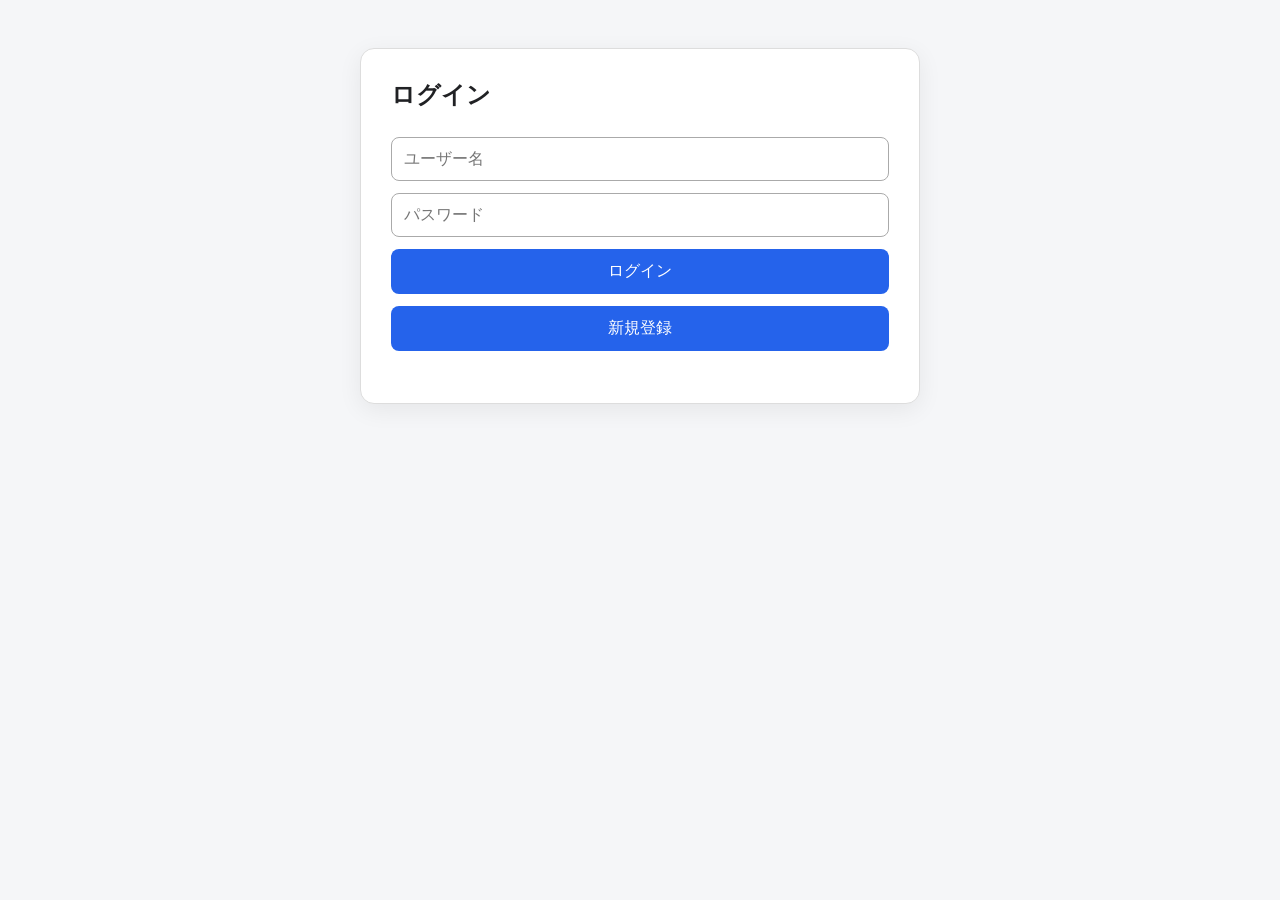
<file: web-app/index.html>
<!doctype html>
<html lang="ja">
<head>
    <meta charset="UTF-8">
    <meta name="viewport" content="width=device-width, initial-scale=1">
    <title>卒研 Web版</title>
    <link rel="stylesheet" href="style.css">
</head>
<body>
<main>
    <nav id="appNavigation" aria-label="メインメニュー" hidden>
        <button onclick="show('home')" data-screen="home">ホーム</button>
        <button onclick="show('chatScreen')" data-screen="chatScreen">チャット</button>
        <button onclick="show('calendarScreen')" data-screen="calendarScreen">カレンダー</button>
        <button onclick="show('aiScreen')" data-screen="aiScreen">AI予定候補</button>
        <button class="logout" onclick="logout()">ログアウト</button>
    </nav>
    <!-- ログイン画面 -->
    <section id="login" hidden>
        <h1>ログイン</h1>

        <input id="user" placeholder="ユーザー名">
        <input id="pass" type="password" placeholder="パスワード">

        <button onclick="login()">ログイン</button>
        <button onclick="show('register')">新規登録</button>

        <p id="loginMsg"></p>
    </section>

    <!-- 新規登録画面 -->
    <section id="register" hidden>
        <h1>新規登録</h1>

        <input id="ruser" placeholder="ユーザー名">
        <input id="rpass" type="password" placeholder="パスワード">

        <button onclick="register()">登録</button>
        <button onclick="show('login')">ログイン画面に戻る</button>

        <p id="registerMsg"></p>
    </section>


    <section id="sessionCheck" hidden>
        <h1 tabindex="-1">ログイン状態の確認</h1>
        <p id="sessionMessage" role="status">サーバーに確認しています...</p>
        <button id="sessionRetry" onclick="verifySession()" hidden>再接続する</button>
        <button onclick="logout()">ログイン画面に戻る</button>
    </section>

    <section id="home" hidden>
        <h1 tabindex="-1">ホーム</h1>
        <p>ログイン中: <b id="who"></b></p>
        <p>使いたい機能を選んでください。</p>
        <div class="home-menu">
            <button onclick="show('chatScreen')">チャット<span>メッセージを送る・読む</span></button>
            <button onclick="show('calendarScreen')">カレンダー<span>予定を確認する・手動で登録する</span></button>
            <button onclick="show('aiScreen')">AI予定候補<span>文章から予定を抽出して確認・登録する</span></button>
        </div>
    </section>

    <div id="calendarContext" class="calendar-context" hidden>
        <label for="calendarSelect">使用するカレンダー</label>
        <select id="calendarSelect" onchange="loadEvents()">
            <option value="">カレンダーを選択してください</option>
        </select>
        <button onclick="loadCalendars()">カレンダー一覧を更新</button>
        <p id="status" role="status"></p>
    </div>

    <section id="chatScreen" hidden>
        <h1 tabindex="-1">チャット</h1>
        <label for="chat">メッセージ</label>
        <input id="chat" placeholder="メッセージ">
        <button onclick="sendMessage()">メッセージ送信</button>
        <button onclick="getMessages()">メッセージ取得</button>
        <p id="chatStatus" role="status"></p>
        <div id="messages"></div>
        <button class="back-home" onclick="show('home')">ホームへ戻る</button>
    </section>

    <section id="calendarScreen" hidden>
        <h1 tabindex="-1">カレンダー</h1>
        <button onclick="createCalendar()">カレンダー作成</button>
        <button onclick="getCalendar()">カレンダー情報を取得</button>
        <div class="month-toolbar">
            <button type="button" onclick="changeCalendarMonth(-1)" aria-label="前の月">‹</button>
            <h2 id="calendarMonth" aria-live="polite"></h2>
            <button type="button" onclick="changeCalendarMonth(1)" aria-label="次の月">›</button>
        </div>
        <div class="calendar-actions">
            <button type="button" onclick="showCalendarToday()">今日</button>
            <button type="button" onclick="showAllCalendarEvents()">すべての予定</button>
            <button type="button" onclick="loadEvents()">予定を更新</button>
        </div>
        <p class="calendar-help">日付を選ぶと、その日の予定を表示します。日時は日本時間です。</p>
        <table id="monthCalendar" aria-labelledby="calendarMonth">
            <thead><tr><th scope="col">日</th><th scope="col">月</th><th scope="col">火</th><th scope="col">水</th><th scope="col">木</th><th scope="col">金</th><th scope="col">土</th></tr></thead>
            <tbody id="calendarDays"></tbody>
        </table>
        <h3 id="eventListHeading">選択した日の予定</h3>
        <p id="eventsStatus" role="status">カレンダーを選択してください</p>
        <ul id="eventList"></ul>

        <h3>予定を手動で登録</h3>
        <form id="eventForm" onsubmit="event.preventDefault(); window.createEvent();">
            <p>開始・終了日時は日本時間で入力してください。</p>
            <label for="manualTitle">タイトル（必須）</label>
            <input id="manualTitle" type="text" required>
            <label for="manualStart">開始日時（必須・日本時間）</label>
            <input id="manualStart" type="datetime-local" step="60" required>
            <label for="manualEnd">終了日時（必須・日本時間）</label>
            <input id="manualEnd" type="datetime-local" step="60" required>
            <label for="manualLocation">場所（任意）</label>
            <input id="manualLocation" type="text">
            <label for="manualDescription">説明（任意）</label>
            <textarea id="manualDescription" rows="3"></textarea>
            <button id="createEventButton" type="submit">予定を登録</button>
            <p id="manualEventStatus" role="status"></p>
        </form>

        <button onclick="show('aiScreen')">AIで予定を抽出する</button>
        <button class="back-home" onclick="show('home')">ホームへ戻る</button>
    </section>

    <section id="aiScreen" hidden>
        <h1 tabindex="-1">AI予定候補</h1>
        <p>文章から予定を抽出し、内容と登録先を確認して登録します。</p>
        <label for="eventText">予定が書かれた文章</label>
        <textarea
            id="eventText"
            placeholder="例：明日の14時から16時まで図書館で勉強する"
            rows="4"
        ></textarea>

        <button onclick="extractEvents()">
            AIで予定を抽出
        </button>

        <h3>抽出結果</h3>
        <div id="extractResult"></div>


        <button onclick="show('calendarScreen')">カレンダーで予定一覧を確認</button>
        <button class="back-home" onclick="show('home')">ホームへ戻る</button>
    </section>
</main>
<script src="app.js"></script>
</body>
</html>
</file>
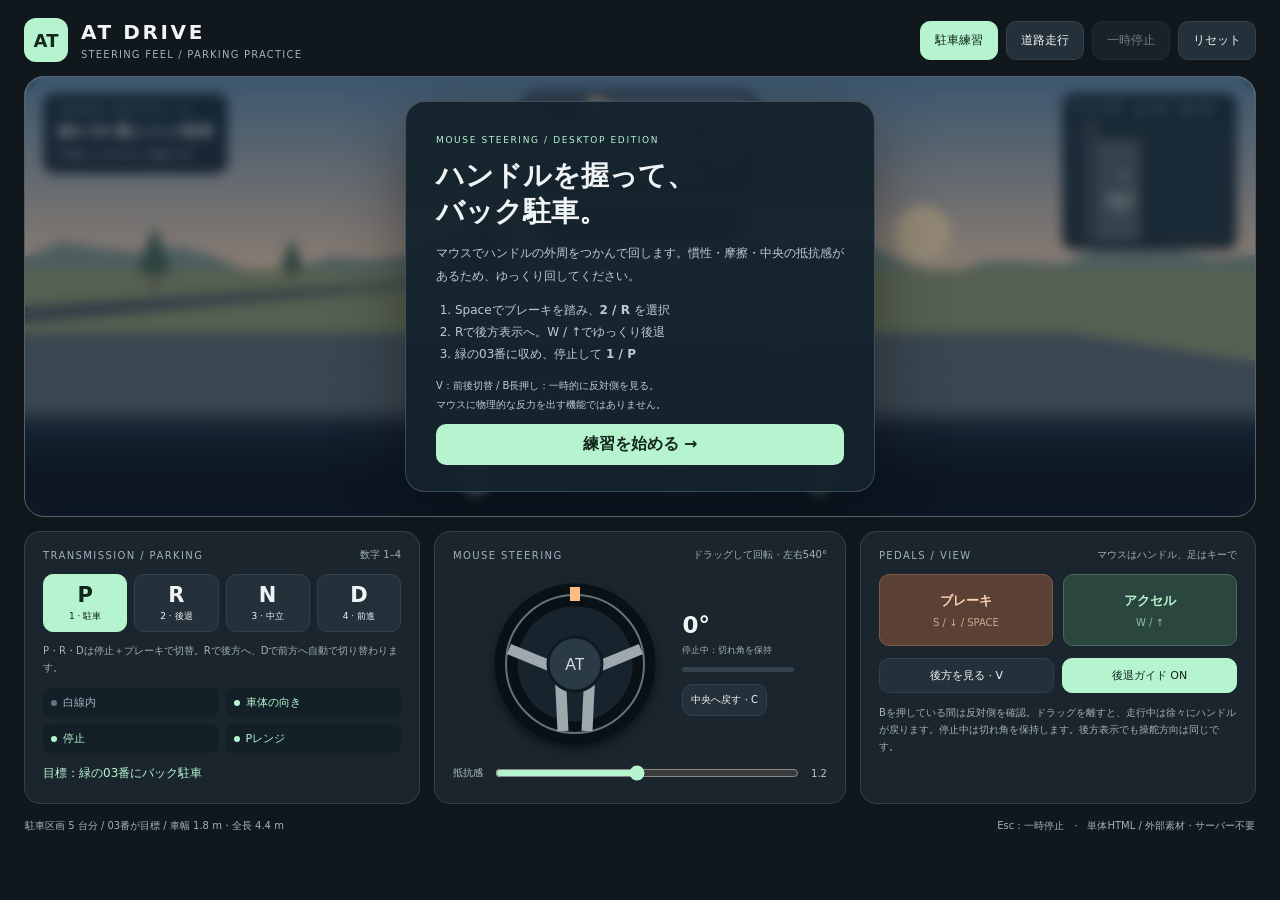
<file: at-drive-simulator.html>
<!doctype html>
<html lang="ja">
<head>
<meta charset="utf-8"><meta name="viewport" content="width=device-width,initial-scale=1">
<title>AT DRIVE — マウスハンドル・駐車練習</title>
<style>
:root{color-scheme:dark;--bg:#10171d;--panel:#1b252d;--line:#34414b;--mint:#b6f4d0;--orange:#ffbc82;--muted:#a4b1ba}*{box-sizing:border-box}body{margin:0;background:var(--bg);color:#f0f4f5;font-family:system-ui,-apple-system,"Yu Gothic",sans-serif;min-width:1000px}button,input{font:inherit}button{color:inherit;cursor:pointer;border:1px solid var(--line);background:#24313a;border-radius:10px;padding:10px 14px;user-select:none;white-space:nowrap}button:hover{border-color:#b6f4d080}button:focus-visible,input:focus-visible{outline:3px solid var(--orange);outline-offset:3px}button:disabled{opacity:.45;cursor:default}button[aria-pressed="true"]{background:var(--mint);color:#10251b;border-color:var(--mint)}[hidden]{display:none!important}.wrap{max-width:1360px;margin:auto;padding:18px 24px}.header{display:flex;justify-content:space-between;align-items:center;gap:20px;margin-bottom:14px}.brand{display:flex;align-items:center;gap:13px}.logo{display:grid;place-items:center;width:44px;height:44px;border-radius:12px;background:var(--mint);color:#14271d;font-size:18px;font-weight:900}.brand h1{font-size:20px;letter-spacing:.13em;margin:0}.brand p{color:var(--muted);font-size:10px;letter-spacing:.12em;margin:5px 0 0}.tools{display:flex;gap:8px}.tools button{font-size:12px}.scene{height:clamp(380px,49vh,550px);position:relative;isolation:isolate;border:1px solid #52616b;border-radius:20px;overflow:hidden;background:#899da7}#view{width:100%;height:100%;display:block}.hud{position:absolute;left:18px;right:18px;top:16px;display:flex;justify-content:space-between;align-items:start;pointer-events:none}.tag,.mini{background:#13232cde;border:1px solid #ffffff25;border-radius:12px;padding:11px 14px;backdrop-filter:blur(8px)}.tag small{display:block;font-size:9px;letter-spacing:.15em;color:#bfcdd4;margin-bottom:6px}.tag strong{font-size:14px}.tag p{font-size:10px;color:#bfcdd4;margin:7px 0 0}.mint{color:var(--mint)}.mirror{position:absolute;left:50%;top:16px;transform:translateX(-50%);width:230px;height:99px;border:5px solid #18232b;border-radius:11px;background:#728590;overflow:hidden;box-shadow:0 4px 12px #0007}.mirror canvas{display:block;width:100%;height:100%}.mirror span{position:absolute;left:8px;top:5px;background:#13222cc9;border-radius:4px;padding:3px 6px;font-size:9px}.mini{padding:8px;width:175px}.mini small{display:block;font-size:9px;letter-spacing:.13em;color:#c2cfd4;margin-bottom:4px}.mini canvas{display:block;width:157px;height:122px;border-radius:6px}.hint{position:absolute;left:50%;top:128px;transform:translateX(-50%);background:#14232de8;border:1px solid #ffffff25;color:#e9f1f4;border-radius:30px;padding:9px 17px;font-size:12px;max-width:64%;width:max-content;text-align:center;pointer-events:none}.hint.warn{border-color:#ffbc8270;color:var(--orange)}.cockpit{pointer-events:none;position:absolute;bottom:0;left:0;right:0;height:110px;background:linear-gradient(0deg,#101920 40%,#15212bdc 80%,transparent);display:flex;justify-content:center;align-items:flex-end;gap:45px;padding-bottom:13px}.speed-box{width:100px;text-align:center}.speed-box small,.cockpit-label small{font-size:9px;letter-spacing:.14em;color:var(--muted)}#speed{display:block;font-size:46px;font-weight:650;line-height:1.12;font-variant-numeric:tabular-nums}.cockpit-label{padding-bottom:8px;text-align:center}.cockpit-label strong{display:block;font-size:15px;margin-bottom:5px}.gear-box{width:60px;text-align:center}.gear-box strong{display:block;font-size:37px;color:var(--mint)}.gear-box small{font-size:9px;color:var(--muted)}.dashboard{display:grid;grid-template-columns:1fr 1.04fr 1fr;gap:14px;margin-top:14px}.panel{background:var(--panel);border:1px solid var(--line);border-radius:16px;padding:16px 18px}.panel-title{display:flex;justify-content:space-between;align-items:center;margin-bottom:12px}.panel-title h2{font-size:10px;color:var(--muted);letter-spacing:.14em;font-weight:500;margin:0}.panel-title span{font-size:10px;color:#a3b1b6}.gear-row{display:grid;grid-template-columns:repeat(4,1fr);gap:7px}.gear-row button{padding:8px;font-size:21px;font-weight:bold}.gear-row small{display:block;font-size:9px;font-weight:400;margin-top:3px}.note{font-size:10px;line-height:1.7;color:var(--muted);margin:10px 0}.checks{display:grid;grid-template-columns:1fr 1fr;gap:7px;margin-top:12px}.check{display:flex;align-items:center;gap:6px;font-size:11px;color:#a4b1ba;padding:7px 8px;background:#142028;border-radius:7px}.check i{width:6px;height:6px;border-radius:50%;background:#65737e}.check.ok{color:var(--mint)}.check.ok i{background:var(--mint)}#parkingStatus{font-size:12px;min-height:22px;margin:12px 0 0;color:var(--mint)}.steering-layout{display:flex;align-items:center;justify-content:center;gap:17px}.wheel-rim{width:180px;height:180px;flex:none;cursor:grab;touch-action:none;user-select:none;outline-offset:5px;border-radius:50%;background:radial-gradient(circle,#26343d 0,transparent 66%)}.wheel-rim.dragging{cursor:grabbing}.wheel-rim:focus-visible{outline:3px solid var(--orange)}#wheel{width:180px;height:180px;display:block;filter:drop-shadow(0 5px 5px #0007);transform-origin:center}.wheel-info{width:112px}.wheel-info strong{display:block;font-size:23px;font-variant-numeric:tabular-nums}.wheel-info small{font-size:9px;color:var(--muted)}.wheel-info button{font-size:10px;padding:8px;margin-top:12px}.load-track{height:5px;background:#34434b;border-radius:5px;overflow:hidden;margin-top:10px}.load-track i{display:block;height:100%;width:0;background:var(--orange)}.feel-control{white-space:nowrap;display:flex;align-items:center;gap:10px;margin-top:9px;font-size:10px;color:#b9c7ce}.feel-control input{min-width:0;width:100%;accent-color:var(--mint)}.pedals{display:grid;grid-template-columns:1fr 1fr;gap:10px}.pedals button{height:72px;font-size:13px;font-weight:700;touch-action:none}.pedals small{display:block;font-size:10px;margin-top:7px;font-weight:400;opacity:.7}#brake{background:#5a4035;color:#ffd4b0;border-color:#805d4b}#accelerator{background:#2a463e;color:var(--mint);border-color:#496a5d}.held{box-shadow:inset 0 0 0 2px #ffffff80;filter:brightness(1.2)}.view-controls{display:flex;gap:8px;margin-top:12px}.view-controls button{flex:1;font-size:11px;padding:9px 6px}#assist{display:block;margin-top:11px;font-size:10px;color:#a4b1ba;line-height:1.7}.footer{display:flex;justify-content:space-between;font-size:10px;color:var(--muted);margin:13px 1px 0;line-height:1.8}.overlay{position:absolute;inset:0;z-index:4;background:#0b182a70;backdrop-filter:blur(6px);display:grid;place-items:center;padding:20px}.intro{max-height:100%;overflow:auto;width:470px;border:1px solid #ffffff30;border-radius:20px;background:#14232df5;box-shadow:0 20px 70px #0006;padding:26px 30px}.eyebrow{font-size:9px;letter-spacing:.18em;color:var(--mint)}.intro h2{font-size:28px;line-height:1.3;margin:11px 0}.intro p,.intro ol{font-size:12px;line-height:1.85;color:#becbd3}.intro ol{padding-left:19px}.intro button{width:100%;background:var(--mint);color:#14281e;border:0;font-weight:bold}.intro .sub{font-size:10px}.success{color:var(--mint)!important}#viewButton[aria-pressed="true"]{background:#ecbd91;border-color:#ecbd91;color:#2c2018}
</style>
</head>
<body><main class="wrap">
<header class="header"><div class="brand"><span class="logo" aria-hidden="true">AT</span><div><h1>AT DRIVE</h1><p>STEERING FEEL / PARKING PRACTICE</p></div></div><div class="tools"><button id="parkingMode" aria-pressed="true">駐車練習</button><button id="roadMode" aria-pressed="false">道路走行</button><button id="pause" disabled>一時停止</button><button id="reset">リセット</button></div></header>
<div class="scene">
<canvas id="view" aria-label="車内からの前方または後方の景色"></canvas>
<div class="hud"><div class="tag"><small id="modeLabel">PARKING PRACTICE / 03</small><strong id="courseName">緑の 03 番にバック駐車</strong><p id="positionHint">白線内で停止 → P で駐車完了</p></div><div class="mini"><small>TOP VIEW · ▲ 自車 / ▣ 目標</small><canvas id="map" width="314" height="244" aria-label="駐車場と車の位置を示す上空図"></canvas></div></div>
<div class="mirror"><canvas id="mirror" aria-label="反対方向の確認映像"></canvas><span id="mirrorLabel">後方確認</span></div>
<div class="hint" id="hint" role="status" aria-live="polite">ブレーキを踏みながら R を選択してください</div>
<div class="cockpit"><div class="speed-box"><small>SPEED · km/h</small><strong id="speed">0</strong></div><div class="cockpit-label"><strong id="cameraLabel">前方を確認中</strong><small id="travelLabel">W / ↑：アクセル　SPACE：ブレーキ</small></div><div class="gear-box"><small>GEAR</small><strong id="gearLabel">P</strong></div></div>
<div class="overlay" id="overlay"><div class="intro"><span class="eyebrow">MOUSE STEERING / DESKTOP EDITION</span><h2 id="introTitle">ハンドルを握って、<br>バック駐車。</h2><div id="introBody"><p>マウスでハンドルの外周をつかんで回します。慣性・摩擦・中央の抵抗感があるため、ゆっくり回してください。</p><ol><li>Spaceでブレーキを踏み、<b>2 / R</b> を選択</li><li>Rで後方表示へ。W / ↑でゆっくり後退</li><li>緑の03番に収め、停止して <b>1 / P</b></li></ol><p class="sub">V：前後切替 / B長押し：一時的に反対側を見る。<br>マウスに物理的な反力を出す機能ではありません。</p></div><button id="start">練習を始める →</button></div></div>
</div>
<div class="dashboard">
<section class="panel"><div class="panel-title"><h2>TRANSMISSION / PARKING</h2><span>数字 1–4</span></div><div class="gear-row"><button data-gear="P" aria-pressed="true">P<small>1 · 駐車</small></button><button data-gear="R" aria-pressed="false">R<small>2 · 後退</small></button><button data-gear="N" aria-pressed="false">N<small>3 · 中立</small></button><button data-gear="D" aria-pressed="false">D<small>4 · 前進</small></button></div><p class="note">P・R・Dは停止＋ブレーキで切替。Rで後方へ、Dで前方へ自動で切り替わります。</p><div class="checks"><span class="check" id="checkPosition"><i></i>白線内</span><span class="check" id="checkAngle"><i></i>車体の向き</span><span class="check" id="checkStop"><i></i>停止</span><span class="check" id="checkPark"><i></i>Pレンジ</span></div><p id="parkingStatus" role="status" aria-live="polite">目標：03番の駐車スペース</p></section>
<section class="panel"><div class="panel-title"><h2>MOUSE STEERING</h2><span>ドラッグして回転 · 左右540°</span></div><div class="steering-layout"><div id="wheelGrip" class="wheel-rim" role="slider" tabindex="0" aria-label="ハンドル。マウスで外周をドラッグ。矢印キーで微調整" aria-valuemin="-540" aria-valuemax="540" aria-valuenow="0"><svg id="wheel" viewBox="0 0 180 180" aria-hidden="true"><circle cx="90" cy="90" r="69" fill="#18242d" stroke="#091117" stroke-width="23"/><circle cx="90" cy="90" r="69" fill="none" stroke="#63727b" stroke-width="2"/><path d="M24 75L75 96L78 157M156 75L105 96L102 157" fill="none" stroke="#9da9ad" stroke-width="11"/><path d="M85 13L95 13L95 27L85 27Z" fill="#ffbc82"/><circle cx="90" cy="90" r="27" fill="#2b3b45" stroke="#101a21" stroke-width="3"/><text x="90" y="96" text-anchor="middle" fill="#d4dee2" font-size="16" font-family="sans-serif">AT</text></svg></div><div class="wheel-info"><strong id="wheelAngle">0°</strong><small id="wheelFeel">低速：重めの操舵</small><div class="load-track"><i id="wheelLoad"></i></div><button id="centerWheel">中央へ戻す · C</button></div></div><label class="feel-control" for="steeringWeight">抵抗感<input id="steeringWeight" type="range" min="0.5" max="2" step="0.1" value="1.2"><span id="weightValue">1.2</span></label></section>
<section class="panel"><div class="panel-title"><h2>PEDALS / VIEW</h2><span>マウスはハンドル、足はキーで</span></div><div class="pedals"><button id="brake">ブレーキ<small>S / ↓ / SPACE</small></button><button id="accelerator">アクセル<small>W / ↑</small></button></div><div class="view-controls"><button id="viewButton" aria-pressed="false">後方を見る · V</button><button id="guidesButton" aria-pressed="true">後退ガイド ON</button></div><span id="assist">Bを押している間は反対側を確認。ドラッグを離すと、走行中は徐々にハンドルが戻ります。停止中は切れ角を保持します。後方表示でも操舵方向は同じです。</span></section>
</div>
<footer class="footer"><span id="summary">駐車区画 5 台分 / 03番が目標 / 車幅 1.8 m・全長 4.4 m</span><span>Esc：一時停止　·　単体HTML / 外部素材・サーバー不要</span></footer>
</main>
<script>
'use strict';
const $=id=>document.getElementById(id);
const TAU=Math.PI*2,MAX_WHEEL=Math.PI*3,CAR_WIDTH=1.8,CAR_LENGTH=4.4;
const LOT={left:3.6,right:30,bottom:-23,top:40};
const BAYS=Array.from({length:5},(_,i)=>({x:11.5+i*3.2,z:3.4,width:3.2,length:6.4}));
const TARGET=BAYS[2];
const PARKED=[{x:BAYS[0].x,z:3.4,color:'#9da6ae'},{x:BAYS[4].x,z:3.4,color:'#b47762'}];
const keys=new Set(),pointers=new Map();
const state={started:false,paused:false,mode:'parking',gear:'P',speed:0,x:20,z:18,heading:0,distance:0,offroad:false,rearView:false,guides:true,parked:false,parkingHold:0,contacts:0,contactLocked:false};
const wheel={angle:0,velocity:0,target:0,dragging:false,pointer:null,lastPointerAngle:0,centering:false,load:0,weight:1.2};
const mainCanvas=$('view'),mirrorCanvas=$('mirror'),mapCanvas=$('map');
const parkingIntro=$('introBody').innerHTML;
let last=0,notice='',noticeUntil=0,lastHint='',parkingChecks={position:false,angle:true,stop:true,park:true};
const keyControls={ArrowUp:'accelerator',KeyW:'accelerator',ArrowDown:'brake',KeyS:'brake',Space:'brake',ArrowLeft:'left',KeyA:'left',ArrowRight:'right',KeyD:'right',KeyB:'lookBack'};
const clamp=(v,min,max)=>Math.max(min,Math.min(max,v));
const wrapAngle=a=>Math.atan2(Math.sin(a),Math.cos(a));
function held(control){return [...keys].some(k=>keyControls[k]===control)||[...pointers.values()].includes(control);}
function active(){return state.started&&!state.paused;}
function notify(text){notice=text;noticeUntil=performance.now()+2800;}
function clearControls(){keys.clear();pointers.clear();wheel.dragging=false;wheel.pointer=null;wheel.target=wheel.angle;wheel.centering=false;wheel.velocity=0;$('wheelGrip').classList.remove('dragging');document.querySelectorAll('.held').forEach(b=>b.classList.remove('held'));}
function tireAngle(){return wheel.angle/MAX_WHEEL*.56;}
function rearShown(){return held('lookBack')?!state.rearView:state.rearView;}
function shift(gear){
 if(!active()||gear===state.gear)return;
 if(gear!=='N'&&(!held('brake')||Math.abs(state.speed)>.14)){notify('停止してブレーキを踏みながらシフトを切り替えてください');return;}
 state.gear=gear;
 if(gear==='P')state.speed=0;
 if(gear==='R')state.rearView=true;
 if(gear==='D')state.rearView=false;
 notify({P:'P：駐車位置を確認しています',R:'R：後方を表示中。ハンドルの切れ角に注意してゆっくり後退',N:'N：ニュートラル',D:'D：前方を表示中'}[gear]);
 updateGear();
}
function updateGear(){$('gearLabel').textContent=state.gear;document.querySelectorAll('[data-gear]').forEach(b=>b.setAttribute('aria-pressed',String(b.dataset.gear===state.gear)));}
function reset(mode=state.mode){
 Object.assign(state,{started:false,paused:false,mode,gear:'P',speed:0,x:mode==='parking'?20:roadCenter(-80),z:mode==='parking'?18:-80,heading:0,distance:0,offroad:false,rearView:false,parked:false,parkingHold:0,contacts:0,contactLocked:false});
 Object.assign(wheel,{angle:0,velocity:0,target:0,dragging:false,pointer:null,centering:false,load:0});
 clearControls();notice='';noticeUntil=0;parkingChecks={position:false,angle:true,stop:true,park:true};
 $('overlay').hidden=false;$('introBody').hidden=false;$('introBody').innerHTML=mode==='parking'?parkingIntro:'<p>ハンドルの外周をマウスでドラッグして回します。停止中は重く、走行中は徐々に中央へ戻ります。</p><ol><li>Spaceでブレーキを踏み、4 / Dで前進</li><li>W / ↑で加速、マウスでハンドル操作</li><li>駐車練習ボタンで、03番へのバック駐車に挑戦</li></ol><p class="sub">V：前後切替 / B長押し：反対方向の確認</p>';$('pause').disabled=true;$('pause').textContent='一時停止';
 $('introTitle').innerHTML=mode==='parking'?'ハンドルを握って、<br>バック駐車。':'マウスでハンドルを、<br>ゆっくり回そう。';
 $('start').textContent=mode==='parking'?'練習を始める →':'ドライブを始める →';
 $('parkingMode').setAttribute('aria-pressed',String(mode==='parking'));$('roadMode').setAttribute('aria-pressed',String(mode==='road'));
 $('modeLabel').textContent=mode==='parking'?'PARKING PRACTICE / 03':'FREE DRIVE / 01';$('courseName').textContent=mode==='parking'?'緑の 03 番にバック駐車':'サンセット・ロード';
 $('parkingStatus').textContent='目標：03番の駐車スペース';updateGear();
}
function pause(){if(!state.started)return;state.paused=!state.paused;clearControls();$('overlay').hidden=!state.paused;$('introTitle').textContent='ひと休み。';$('introBody').hidden=true;$('start').textContent='運転に戻る →';$('pause').textContent=state.paused?'再開':'一時停止';}
$('start').onclick=()=>{if(state.started){if(state.paused)pause();return;}state.started=true;$('overlay').hidden=true;$('pause').disabled=false;clearControls();notify(state.mode==='parking'?'ブレーキを踏みながら R を選択してください':'ブレーキを踏みながら D を選択してください');};
$('pause').onclick=pause;$('reset').onclick=()=>reset();$('parkingMode').onclick=()=>reset('parking');$('roadMode').onclick=()=>reset('road');
$('centerWheel').onclick=()=>{if(active()){wheel.centering=true;wheel.target=0;}};
$('viewButton').onclick=()=>{if(active())state.rearView=!state.rearView;};
$('guidesButton').onclick=()=>{state.guides=!state.guides;$('guidesButton').setAttribute('aria-pressed',String(state.guides));$('guidesButton').textContent='後退ガイド '+(state.guides?'ON':'OFF');};
$('steeringWeight').oninput=e=>{wheel.weight=Number(e.target.value);$('weightValue').textContent=wheel.weight.toFixed(1);};
document.querySelectorAll('[data-gear]').forEach(b=>{b.addEventListener('pointerdown',e=>{e.preventDefault();shift(b.dataset.gear);});b.onclick=()=>shift(b.dataset.gear);});
for(const control of ['brake','accelerator']){
 const b=$(control);b.addEventListener('pointerdown',e=>{if(!active())return;e.preventDefault();b.setPointerCapture(e.pointerId);pointers.set(e.pointerId,control);});
 const release=e=>pointers.delete(e.pointerId);for(const type of ['pointerup','pointercancel','lostpointercapture'])b.addEventListener(type,release);
 b.addEventListener('contextmenu',e=>e.preventDefault());
}
function pointerAngle(e){const r=$('wheelGrip').getBoundingClientRect();return Math.atan2(e.clientY-r.top-r.height/2,e.clientX-r.left-r.width/2);}
$('wheelGrip').addEventListener('pointerdown',e=>{
 if(!active()||e.button!==0)return;e.preventDefault();
 wheel.dragging=true;wheel.pointer=e.pointerId;wheel.centering=false;wheel.target=wheel.angle;wheel.lastPointerAngle=pointerAngle(e);
 $('wheelGrip').setPointerCapture(e.pointerId);$('wheelGrip').classList.add('dragging');$('wheelGrip').focus({preventScroll:true});
});
$('wheelGrip').addEventListener('pointermove',e=>{
 if(!wheel.dragging||e.pointerId!==wheel.pointer)return;
 const angle=pointerAngle(e),delta=wrapAngle(angle-wheel.lastPointerAngle);wheel.lastPointerAngle=angle;
 wheel.target=clamp(wheel.target+delta,-MAX_WHEEL,MAX_WHEEL);
});
function releaseWheel(e){if(e.pointerId!==wheel.pointer)return;wheel.dragging=false;wheel.pointer=null;wheel.target=wheel.angle;$('wheelGrip').classList.remove('dragging');}
for(const type of ['pointerup','pointercancel','lostpointercapture'])$('wheelGrip').addEventListener(type,releaseWheel);
$('wheelGrip').addEventListener('contextmenu',e=>e.preventDefault());
window.addEventListener('keydown',e=>{
 if(e.target instanceof HTMLInputElement&&['ArrowLeft','ArrowRight','ArrowUp','ArrowDown','Home','End'].includes(e.code))return;
 if(e.code==='Escape'&&state.started){e.preventDefault();if(!e.repeat)pause();return;}
 if(!active())return;
 if(keyControls[e.code]){e.preventDefault();keys.add(e.code);}
 if(/^Digit[1-4]$/.test(e.code)){e.preventDefault();if(!e.repeat)shift(['P','R','N','D'][Number(e.code.slice(-1))-1]);}
 if(e.code==='KeyV'){e.preventDefault();if(!e.repeat)state.rearView=!state.rearView;}
 if(e.code==='KeyC'){e.preventDefault();wheel.centering=true;wheel.target=0;}
});
window.addEventListener('keyup',e=>keys.delete(e.code));
window.addEventListener('blur',()=>{clearControls();if(active())pause();});
document.addEventListener('visibilitychange',()=>{if(document.hidden){clearControls();if(active())pause();}});
function roadCenter(z){const t=clamp((Math.abs(z)-70)/130,0,1);return (40*Math.sin(z/250)+25*Math.sin(z/480))*t*t*(3-2*t);}
function onPavement(x,z){return Math.abs(x-roadCenter(z))<=3.6||(x>=LOT.left&&x<=LOT.right&&z>=LOT.bottom&&z<=LOT.top);}
function carCorners(x=state.x,z=state.z,heading=state.heading){const s=Math.sin(heading),c=Math.cos(heading);return [[-1,-1],[1,-1],[1,1],[-1,1]].map(([side,end])=>({x:x+side*CAR_WIDTH/2*c+end*CAR_LENGTH/2*s,z:z-side*CAR_WIDTH/2*s+end*CAR_LENGTH/2*c}));}
function overlapsParked(car){
 const ours=carCorners(),theirs=carCorners(car.x,car.z,0);
 const axes=[{x:1,z:0},{x:0,z:1},{x:Math.cos(state.heading),z:-Math.sin(state.heading)},{x:Math.sin(state.heading),z:Math.cos(state.heading)}];
 return axes.every(axis=>{const a=ours.map(p=>p.x*axis.x+p.z*axis.z),b=theirs.map(p=>p.x*axis.x+p.z*axis.z);return Math.max(...a)>Math.min(...b)&&Math.max(...b)>Math.min(...a);});
}
function stepWheel(dt){
 const speed=Math.abs(state.speed),keyboard=(held('right')?1:0)-(held('left')?1:0);
 if(keyboard){wheel.centering=false;wheel.target=clamp(wheel.target+keyboard*2.5*dt,-MAX_WHEEL,MAX_WHEEL);}
 const driven=wheel.dragging||keyboard!==0||wheel.centering;
 const input=driven?(wheel.target-wheel.angle)*36:0;
 const aligning=speed>.12?-wheel.angle*(.3+Math.min(speed,28)*.32):0;
 const notch=-Math.sin(wheel.angle*18)*.5*Math.exp(-Math.abs(wheel.angle)*3);
 let torque=input+aligning+notch;
 const friction=wheel.weight*(.9+1.7/(1+speed))*(wheel.centering?.12:1);
 wheel.load=clamp(Math.abs(input)/18+friction/12,0,1);
 if(Math.abs(wheel.velocity)<.035&&Math.abs(torque)<=friction)wheel.velocity=0;
 else{torque-=Math.sign(wheel.velocity||torque)*friction;wheel.velocity+=(torque-(5.8+wheel.weight)*wheel.velocity)*dt/.85;}
 const limit=4.8/(1+wheel.weight*.2);wheel.velocity=clamp(wheel.velocity,-limit,limit);
 wheel.angle+=wheel.velocity*dt;
 if(Math.abs(wheel.angle)>MAX_WHEEL){wheel.angle=clamp(wheel.angle,-MAX_WHEEL,MAX_WHEEL);wheel.velocity=0;}
 if(wheel.centering&&Math.abs(wheel.angle)<.025&&Math.abs(wheel.velocity)<.2){wheel.angle=0;wheel.velocity=0;wheel.centering=false;}
 if(!driven)wheel.target=wheel.angle;
}
function checkParking(dt){
 const corners=carCorners();
 parkingChecks.position=corners.every(p=>p.x>TARGET.x-TARGET.width/2+.06&&p.x<TARGET.x+TARGET.width/2-.06&&p.z>TARGET.z-TARGET.length/2+.06&&p.z<TARGET.z+TARGET.length/2-.06);
 parkingChecks.angle=Math.abs(Math.sin(state.heading))<Math.sin(7*Math.PI/180);
 parkingChecks.stop=Math.abs(state.speed)<.03;parkingChecks.park=state.gear==='P';
 const valid=Object.values(parkingChecks).every(Boolean);
 state.parkingHold=valid?state.parkingHold+dt:0;
 if(state.parkingHold>.8&&!state.parked){state.parked=true;notify('駐車成功！03番の白線内に収まりました');}
 if(!valid)state.parked=false;
}
function step(dt){
 if(!active())return;
 stepWheel(dt);
 const brake=held('brake'),gas=held('accelerator'),v=state.speed,abs=Math.abs(v);
 state.offroad=!onPavement(state.x,state.z);
 if(state.gear==='P')state.speed=0;
 else if(brake)state.speed=Math.sign(v)*Math.max(0,abs-8.5*dt);
 else{
  const direction=state.gear==='D'?1:state.gear==='R'?-1:0;
  let acceleration=0;
  if(direction){if(gas)acceleration=direction*(3.3-.03*abs-.003*abs*abs);else if(abs<.8&&Math.sign(v||direction)===direction)acceleration=direction*.65;}
  const drag=(.12+.008*abs*abs+(state.offroad?1.4+.06*abs:0))*Math.sign(v),next=v+(acceleration-drag)*dt;
  state.speed=acceleration===0&&v*next<0?0:next;state.speed=clamp(state.speed,-4.16,30.55);
 }
 const before={x:state.x,z:state.z,heading:state.heading};
 state.heading=wrapAngle(state.heading+state.speed/2.7*Math.tan(tireAngle())*dt);
 state.x+=Math.sin(state.heading)*state.speed*dt;state.z+=Math.cos(state.heading)*state.speed*dt;
 if(PARKED.some(overlapsParked)){
  Object.assign(state,before);if(!state.contactLocked&&Math.abs(state.speed)>.001){state.contacts++;notify('駐車車両に接触しました。ブレーキで止まり、切り返してください');}state.speed=0;state.contactLocked=true;
 }else{state.contactLocked=false;state.distance+=Math.abs(state.speed)*dt;}
 checkParking(dt);
}
// Near-plane clipping keeps all views valid, including a full turn and reversing.
function cameraFor(rear=false){const offset=rear?-2.12:.6;return{x:state.x+Math.sin(state.heading)*offset,z:state.z+Math.cos(state.heading)*offset,yaw:state.heading+(rear?Math.PI:0),height:rear?1.05:1.55,rear};}
function transform(p,cam){const dx=p.x-cam.x,dz=p.z-cam.z,c=Math.cos(cam.yaw),s=Math.sin(cam.yaw);return{x:dx*c-dz*s,z:dz*c+dx*s,y:p.y||0};}
function clipNear(points){const out=[];for(let i=0;i<points.length;i++){const a=points[i],b=points[(i+1)%points.length],insideA=a.z>=.35,insideB=b.z>=.35;if(insideA)out.push(a);if(insideA!==insideB){const t=(.35-a.z)/(b.z-a.z);out.push({x:a.x+(b.x-a.x)*t,z:.35,y:a.y+(b.y-a.y)*t});}}return out;}
function projectPoint(p,cam,w,h){const v=transform(p,cam);if(v.z<.35)return null;return{x:w/2+(cam.rear?-1:1)*v.x*w*.76/v.z,y:h*(cam.rear?.38:.43)+(cam.height-v.y)*w*.76/v.z};}
function drawScene(canvas,rear,hood=false){
 const r=canvas.getBoundingClientRect(),w=r.width,h=r.height,dpr=Math.min(devicePixelRatio||1,1.6);
 if(!w||!h)return;
 if(canvas.width!==Math.round(w*dpr)||canvas.height!==Math.round(h*dpr)){canvas.width=Math.round(w*dpr);canvas.height=Math.round(h*dpr);}
 const ctx=canvas.getContext('2d');ctx.setTransform(dpr,0,0,dpr,0,0);
 const cam=cameraFor(rear),horizon=h*(rear?.38:.43),sky=ctx.createLinearGradient(0,0,0,horizon+30);
 sky.addColorStop(0,rear?'#8197aa':'#6489a6');sky.addColorStop(1,'#ffd4ab');ctx.fillStyle=sky;ctx.fillRect(0,0,w,h);
 ctx.fillStyle='#ffe1b1';ctx.beginPath();ctx.arc(w*(rear?.3:.73)-Math.sin(cam.yaw)*w*.16,horizon-32,Math.max(10,w*.023),0,TAU);ctx.fill();
 ctx.fillStyle='#82958b';ctx.beginPath();ctx.moveTo(0,horizon+4);for(let i=0;i<=32;i++)ctx.lineTo(w*i/32,horizon-9-12*Math.sin(i*.7+cam.yaw)-8*Math.sin(i*1.8));ctx.lineTo(w,horizon+5);ctx.fill();
 ctx.fillStyle='#929b71';ctx.fillRect(0,horizon+4,w,h-horizon);
 const polygons=[];
 function add(points,color,layer=2){const v=clipNear(points.map(p=>transform(p,cam)));if(v.length<3)return;const depth=v.reduce((a,p)=>a+p.z,0)/v.length;if(depth>520)return;polygons.push({v,color,depth,layer});}
 function rect(x1,z1,x2,z2,color,y=0){add([{x:x1,z:z1,y},{x:x2,z:z1,y},{x:x2,z:z2,y},{x:x1,z:z2,y}],color,y===.018?0:y<=.12?1:2);}
 const base=Math.floor(state.z/5)*5;
 for(let i=-78;i<=78;i++){
  const z1=base+i*5,z2=z1+5,c1=roadCenter(z1),c2=roadCenter(z2),stripe=Math.floor(z1/10)%2===0;
  add([{x:c1-3.6,z:z1},{x:c1+3.6,z:z1},{x:c2+3.6,z:z2},{x:c2-3.6,z:z2}],stripe?'#525b5e':'#50595c',0);
  for(const side of [-1,1])add([{x:c1+side*3.3-.045,z:z1,y:.008},{x:c1+side*3.3+.045,z:z1,y:.008},{x:c2+side*3.3+.045,z:z2,y:.008},{x:c2+side*3.3-.045,z:z2,y:.008}],'#e2ddc8',1);
  if(stripe)add([{x:c1-.06,z:z1,y:.01},{x:c1+.06,z:z1,y:.01},{x:c2+.06,z:z2,y:.01},{x:c2-.06,z:z2,y:.01}],'#e8ddbd',1);
 }
 // Small pavement tiles sort correctly against nearby road and cars.
 for(let x=LOT.left;x<LOT.right;x+=3.2)for(let z=LOT.bottom;z<LOT.top;z+=3.2)rect(x,z,Math.min(x+3.2,LOT.right),Math.min(z+3.2,LOT.top),'#616c70',.018);
 for(let i=0;i<BAYS.length;i++){
  const bay=BAYS[i],left=bay.x-bay.width/2,right=bay.x+bay.width/2,bottom=bay.z-bay.length/2,top=bay.z+bay.length/2;
  if(i===2)rect(left+.08,bottom+.08,right-.08,top-.08,state.parked?'#7bba9a':'#678e7c',.035);
  rect(left-.045,bottom,left+.045,top,'#e5e9df',.045);rect(right-.045,bottom,right+.045,top,'#e5e9df',.045);rect(left,bottom,right,bottom+.09,'#e5e9df',.045);
  rect(left+.6,bottom+.38,right-.6,bottom+.58,'#d0c9ad',.12);
  // Spot numbers are painted using simple projected strokes below.
 }
 rect(LOT.right-.12,LOT.bottom,LOT.right,LOT.top,'#d0c2a4',.03);
 function box(x,z,width,length,height,color){
  const a={x:x-width/2,z:z-length/2,y:.05},b={x:x+width/2,z:z-length/2,y:.05},c={x:x+width/2,z:z+length/2,y:.05},d={x:x-width/2,z:z+length/2,y:.05};
  const A={...a,y:height},B={...b,y:height},C={...c,y:height},D={...d,y:height};
  add([a,b,B,A],color);add([b,c,C,B],color);add([c,d,D,C],color);add([d,a,A,D],color);add([A,B,C,D],color);
 }
 for(const car of PARKED){box(car.x,car.z,1.8,4.4,.72,car.color);box(car.x,car.z-.1,1.5,2.4,1.38,'#364c58');rect(car.x-.67,car.z-.9,car.x+.67,car.z+.5,car.color,1.4);}
 // Trees are fixed in world space; the parking lot remains clear.
 for(let i=-14;i<=14;i++)for(const side of [-1,1]){
  const z=Math.floor(state.z/26)*26+i*26,x=roadCenter(z)+side*(13+3*Math.sin(z*.13));
  if(x>LOT.left-3&&x<LOT.right+3&&z>LOT.bottom-5&&z<LOT.top+5)continue;
  add([{x:x-.15,z,y:0},{x:x+.15,z,y:0},{x:x+.15,z,y:2},{x:x-.15,z,y:2}],'#6a604a');
  add([{x:x-1.1,z,y:1.1},{x,z,y:4.1},{x:x+1.1,z,y:1.1}],'#466550');
 }
 polygons.sort((a,b)=>a.layer-b.layer||b.depth-a.depth);
 for(const poly of polygons){ctx.fillStyle=poly.color;ctx.beginPath();poly.v.forEach((p,i)=>{const x=w/2+(cam.rear?-1:1)*p.x*w*.76/p.z,y=horizon+(cam.height-p.y)*w*.76/p.z;if(i)ctx.lineTo(x,y);else ctx.moveTo(x,y);});ctx.closePath();ctx.fill();}
 for(let i=0;i<BAYS.length;i++){
  const bay=BAYS[i],p=projectPoint({x:bay.x,z:bay.z+bay.length/2+.7,y:.03},cam,w,h),v=transform({x:bay.x,z:bay.z+bay.length/2+.7},cam);
  if(p&&v.z<100){ctx.fillStyle=i===2?'#ddffeb':'#e0e5df';ctx.font=`bold ${clamp(w*.76/v.z*.55,6,54)}px sans-serif`;ctx.textAlign='center';ctx.fillText(String(i+1).padStart(2,'0'),p.x,p.y);}
 }
 if(rear&&state.guides)drawGuides(ctx,cam,w,h);
 if(hood&&!rear){ctx.fillStyle='#344b57';ctx.beginPath();ctx.moveTo(w*.18,h);ctx.lineTo(w*.29,h*.9);ctx.lineTo(w*.71,h*.9);ctx.lineTo(w*.82,h);ctx.fill();}
}
function drawGuides(ctx,cam,w,h){
 let x=state.x-Math.sin(state.heading)*2.2,z=state.z-Math.cos(state.heading)*2.2,heading=state.heading;
 const left=[],right=[];
 for(let i=0;i<=32;i++){
  left.push({x:x-Math.cos(heading)*1.02,z:z+Math.sin(heading)*1.02,y:.07});right.push({x:x+Math.cos(heading)*1.02,z:z-Math.sin(heading)*1.02,y:.07});
  heading-=.24/2.7*Math.tan(tireAngle());x-=Math.sin(heading)*.24;z-=Math.cos(heading)*.24;
 }
 ctx.lineWidth=2;
 for(let i=3;i<32;i++){
  ctx.strokeStyle=i<8?'#ff9c8e':i<18?'#ffe399':'#b6f4d0';
  for(const line of [left,right]){const a=projectPoint(line[i],cam,w,h),b=projectPoint(line[i+1],cam,w,h);if(a&&b){ctx.beginPath();ctx.moveTo(a.x,a.y);ctx.lineTo(b.x,b.y);ctx.stroke();}}
  if(i===6||i===15||i===28){const a=projectPoint(left[i],cam,w,h),b=projectPoint(right[i],cam,w,h);if(a&&b){ctx.beginPath();ctx.moveTo(a.x,a.y);ctx.lineTo(b.x,b.y);ctx.stroke();}}
 }
}
function drawMap(){
 const ctx=mapCanvas.getContext('2d');ctx.setTransform(2,0,0,2,0,0);ctx.fillStyle='#283a40';ctx.fillRect(0,0,157,122);
 const scale=1.65,ox=20,oz=87,point=(x,z)=>({x:ox+x*scale,y:oz-z*scale});
 const l=point(LOT.left,LOT.top),r=point(LOT.right,LOT.bottom);ctx.fillStyle='#59656b';ctx.fillRect(l.x,l.y,r.x-l.x,r.y-l.y);ctx.fillStyle='#435258';ctx.fillRect(ox-3.6*scale,0,7.2*scale,122);
 for(let i=0;i<BAYS.length;i++){const b=BAYS[i],p=point(b.x-b.width/2,b.z+b.length/2);ctx.fillStyle=i===2?'#7fae92':'#657176';ctx.fillRect(p.x,p.y,b.width*scale,b.length*scale);ctx.strokeStyle=i===2?'#c9ffe0':'#d2dad4';ctx.strokeRect(p.x,p.y,b.width*scale,b.length*scale);}
 for(const car of PARKED){const p=point(car.x-.9,car.z+2.2);ctx.fillStyle=car.color;ctx.fillRect(p.x,p.y,1.8*scale,4.4*scale);}
 const corners=carCorners().map(p=>point(p.x,p.z));ctx.fillStyle=state.parked?'#ffdc93':'#b6f4d0';ctx.beginPath();corners.forEach((p,i)=>i?ctx.lineTo(p.x,p.y):ctx.moveTo(p.x,p.y));ctx.closePath();ctx.fill();
 const c=point(state.x,state.z),nose=point(state.x+Math.sin(state.heading)*3.5,state.z+Math.cos(state.heading)*3.5);ctx.strokeStyle='#e1fff0';ctx.beginPath();ctx.moveTo(c.x,c.y);ctx.lineTo(nose.x,nose.y);ctx.stroke();
 const target=point(TARGET.x,TARGET.z);ctx.fillStyle='#d9ffe8';ctx.font='8px sans-serif';ctx.textAlign='left';ctx.fillText('03',target.x-4,target.y+16);
 const outside=c.x<0||c.x>157||c.y<0||c.y>122;
 if(outside){ctx.fillStyle='#ffe0a3';ctx.textAlign='center';ctx.fillText('自車はマップの外',78,114);}
}
function ui(now){
 $('speed').textContent=Math.round(Math.abs(state.speed)*3.6);const degrees=Math.round(wheel.angle*180/Math.PI);
 $('wheel').style.transform=`rotate(${degrees}deg)`;$('wheelAngle').textContent=(degrees>0?'+':'')+degrees+'°';$('wheelGrip').setAttribute('aria-valuenow',degrees);
 $('wheelLoad').style.width=Math.round(wheel.load*100)+'%';$('wheelFeel').textContent=wheel.dragging?'マウスで操舵中':Math.abs(state.speed)>.5?'走行中：徐々に戻る':'停止中：切れ角を保持';
 const rear=rearShown();$('cameraLabel').textContent=rear?'後方カメラ（鏡像）':'前方を確認中';$('mirrorLabel').textContent=rear?'前方確認':'後方確認';
 $('viewButton').textContent=(rear?'前方を見る':'後方を見る')+' · V';$('viewButton').setAttribute('aria-pressed',String(rear));
 for(const [key,id] of [['position','checkPosition'],['angle','checkAngle'],['stop','checkStop'],['park','checkPark']])$(id).classList.toggle('ok',parkingChecks[key]);
 const distance=Math.hypot(state.x-TARGET.x,state.z-TARGET.z);
 $('positionHint').textContent=state.mode==='parking'?`03番まで ${distance.toFixed(1)} m / 接触 ${state.contacts} 回`:`走行距離 ${(state.distance/1000).toFixed(2)} km / 駐車場は原点付近`;
 const status=state.parked?'駐車成功！白線内・停止・Pを確認しました':parkingChecks.position&&parkingChecks.angle?'位置OK。停止してPに入れてください':'目標：緑の03番にバック駐車';
 if($('parkingStatus').textContent!==status)$('parkingStatus').textContent=status;
 let text=now<noticeUntil?notice:state.parked?'駐車成功！リセットで再挑戦できます':state.offroad?'舗装の外です。減速して戻りましょう':wheel.dragging?'ハンドル操舵中：急がず、ゆっくり回してください':state.gear==='P'?'ブレーキを踏みながら '+(state.mode==='parking'?'R':'D')+' を選択':state.gear==='R'?'R：バック走行。上空図と前後の映像を確認しましょう':held('brake')?'ブレーキ作動中':'V：前後切替 / マウスでハンドルを回す';
 if(text!==lastHint){$('hint').textContent=text;lastHint=text;}$('hint').classList.toggle('warn',state.offroad||now<noticeUntil);
 for(const id of ['brake','accelerator'])$(id).classList.toggle('held',active()&&held(id));
}
function frame(now){const dt=last?Math.min((now-last)/1000,.03):0;last=now;step(dt);drawScene(mainCanvas,rearShown(),true);drawScene(mirrorCanvas,!rearShown(),false);drawMap();ui(now);requestAnimationFrame(frame);}
reset();requestAnimationFrame(frame);
</script>
</body></html>
</file>
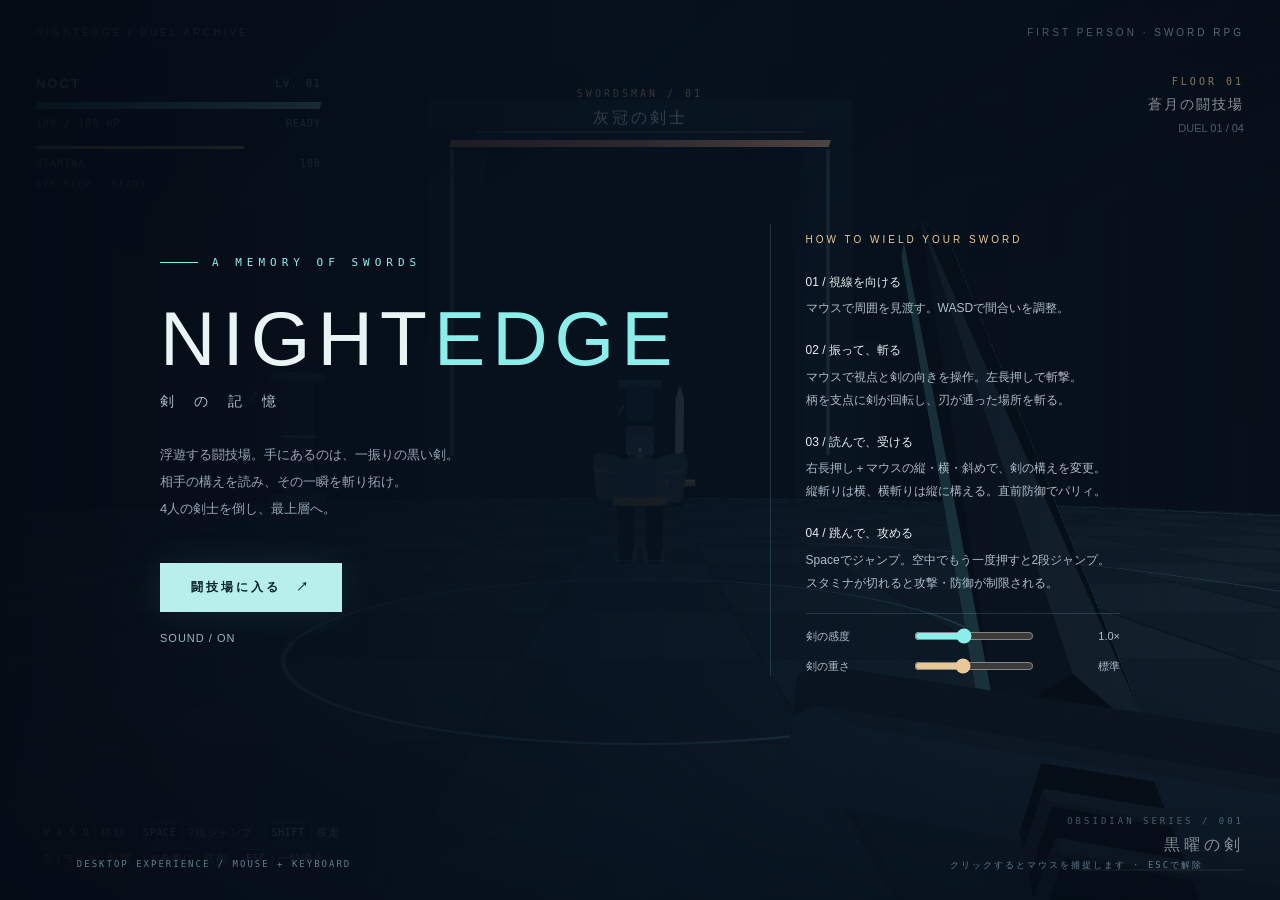
<file: sword-rpg.html>
<!doctype html>
<html lang="ja">
<head>
<meta charset="utf-8"><meta name="viewport" content="width=device-width,initial-scale=1">
<title>NIGHTEDGE — 剣の記憶</title>
<style>
:root{color-scheme:dark;--cyan:#8aefeb;--gold:#e9c895;--muted:#8695a8}*{box-sizing:border-box}body{margin:0;overflow:hidden;background:#07111e;color:#e9f4f5;font:14px 'Segoe UI','Yu Gothic UI',sans-serif;user-select:none}canvas{position:absolute;inset:0;width:100%;height:100%}#fx{pointer-events:none}button{font:inherit;cursor:pointer}button:focus-visible{outline:2px solid var(--cyan);outline-offset:5px}.hidden{display:none!important}#hud{position:fixed;inset:0;pointer-events:none;background:linear-gradient(#02081270,transparent 24%,transparent 76%,#020812a0)}.topline{position:absolute;top:27px;left:36px;right:36px;display:flex;justify-content:space-between;font-size:10px;letter-spacing:3px;color:#95adbe}.status{position:absolute;left:36px;top:76px;width:285px}.name{display:flex;justify-content:space-between;align-items:center;font-weight:600;letter-spacing:2px;font-size:13px}.level{color:var(--cyan);font:11px monospace;letter-spacing:1px}.bar{height:7px;background:#ffffff13;overflow:hidden;margin-top:11px;transform:skewX(-17deg)}.fill{height:100%;width:100%;transition:width .16s linear;background:linear-gradient(90deg,#369a9a,#b4fff1);box-shadow:0 0 16px #8affec77}.stats{display:flex;justify-content:space-between;margin-top:9px;font:10px monospace;letter-spacing:1px;color:#a3bdc7}.stamina{height:3px;width:73%;margin-top:17px}.stamina .fill{background:var(--gold)}#enemyhud{position:absolute;top:88px;left:50%;transform:translateX(-50%);width:min(380px,31vw);text-align:center}.eyebrow{font:10px monospace;letter-spacing:3px;color:var(--gold)}#enemyname{font-size:16px;font-weight:500;letter-spacing:3px;margin:9px 0}.enemy .fill{background:linear-gradient(90deg,#aa634f,#f3b28b)}#enemyintent{margin-top:10px;color:#f1bfa1;font-size:11px;letter-spacing:2px;height:18px}.zone{position:absolute;right:36px;top:76px;text-align:right}.zone strong{display:block;font-size:14px;letter-spacing:2px;font-weight:500;margin-top:9px}.zone small{display:block;color:var(--muted);font-size:11px;margin-top:8px}.reticle{position:absolute;left:50%;top:50%;width:4px;height:4px;border-radius:50%;background:#d8ffff88;box-shadow:0 0 12px #86fffa;transform:translate(-50%,-50%)}.reticle:before{content:'';position:absolute;inset:-11px;border:1px solid #c2ffff28;border-radius:50%}#targetmark{position:absolute;left:50%;top:calc(50% + 31px);transform:translateX(-50%);font:10px monospace;letter-spacing:2px;color:#e7c993}#message{position:absolute;left:50%;top:32%;transform:translate(-50%,-50%);text-align:center;letter-spacing:4px;font-size:27px;font-weight:300;text-shadow:0 0 24px #8bece9;white-space:nowrap;opacity:0;transition:opacity .15s}#message small{display:block;font:10px monospace;letter-spacing:3px;color:#a6c4cb;margin-top:14px}#bottom{position:absolute;left:36px;right:36px;bottom:29px;display:flex;align-items:flex-end;justify-content:space-between}.controls{color:#a6b6bf;font-size:11px;line-height:2.3;letter-spacing:.6px}kbd{font:10px monospace;color:#d1e5e9;border:1px solid #6b8a9b60;padding:3px 6px;margin-right:5px;border-radius:3px;background:#07142080}.swordlabel{text-align:right}.swordlabel strong{font-size:16px;letter-spacing:4px;font-weight:400}.swordlabel span{display:block;color:#82a5b4;font:9px monospace;letter-spacing:3px;margin-bottom:9px}.xp{width:170px;height:2px;background:#ffffff15;margin:13px 0 0 auto}.xp i{display:block;width:0;height:100%;background:var(--gold);transition:width .3s}#combo{position:absolute;right:55px;top:45%;text-align:right;color:var(--gold);font:13px monospace;letter-spacing:2px;opacity:0}#combo b{font:54px 'Segoe UI',sans-serif;font-weight:200;margin-right:7px}#damageveil{position:fixed;inset:0;pointer-events:none;box-shadow:inset 0 0 160px 45px #e13c3300}#overlay{position:fixed;inset:0;display:flex;align-items:center;justify-content:center;background:linear-gradient(90deg,#050c16f5,#071320d0 50%,#07132066);z-index:5}.panel{width:min(960px,88vw);display:grid;grid-template-columns:1.3fr 1fr;gap:90px;align-items:center}.brand{font:11px monospace;letter-spacing:5px;color:var(--cyan);display:flex;align-items:center;gap:14px}.brand:before{content:'';height:1px;width:38px;background:var(--cyan)}h1{font-size:clamp(48px,6vw,82px);font-weight:250;letter-spacing:7px;line-height:1.12;margin:26px 0 12px}h1 em{font-style:normal;color:var(--cyan)}.subtitle{font-size:14px;letter-spacing:8px;color:#b1c4cf;margin-bottom:30px}.intro{color:#96a9b8;font-size:13px;line-height:2.1;max-width:400px}.primary{margin-top:28px;background:#b8efea;color:#082327;border:0;padding:16px 31px;letter-spacing:3px;box-shadow:0 0 35px #7bece91a;font-size:12px;font-weight:600}.primary:hover{background:#ddfffa}.secondary{background:none;border:0;color:#98b9c5;display:block;margin-top:20px;padding:0;letter-spacing:1px;font-size:11px}.guide{border-left:1px solid #80bfc533;padding-left:35px}.guide h3{font-size:10px;color:var(--gold);font-weight:400;letter-spacing:3px;margin-bottom:26px}.guide p{font-size:12px;line-height:1.9;color:#acbec9;margin:19px 0}.guide b{font-weight:500;color:#e6eff0;display:block;margin-bottom:4px}.footnote{position:fixed;bottom:28px;left:6vw;right:6vw;color:#607d8d;font:9px monospace;letter-spacing:2px;display:flex;justify-content:space-between}.notice{color:#edbf9f!important}.cross{position:absolute;left:50%;top:50%;width:36px;height:36px;margin:-18px;transform:rotate(45deg);opacity:0}.cross:before,.cross:after{content:'';position:absolute;background:#e9faff;box-shadow:0 0 14px var(--cyan)}.cross:before{width:100%;height:1px;top:50%}.cross:after{height:100%;width:1px;left:50%}@media(max-height:650px){h1{font-size:48px;margin:16px 0}.guide p{margin:9px 0}.status,#enemyhud,.zone{top:65px}.topline{top:20px}.footnote{bottom:12px}}
</style>
</head>
<body>
<canvas id="world"></canvas><canvas id="fx"></canvas>
<div id="hud">
 <div class="topline"><span>NIGHTEDGE / DUEL ARCHIVE</span><span>FIRST PERSON · SWORD RPG</span></div>
 <div class="status"><div class="name">NOCT <span class="level" id="level">LV. 01</span></div><div class="bar"><div id="hpbar" class="fill"></div></div><div class="stats"><span id="hptext">100 / 100 HP</span><span id="stance">READY</span></div><div class="bar stamina"><div id="stbar" class="fill"></div></div><div class="stats"><span>STAMINA</span><span id="sttext">100</span></div><div id="jumpstate" style="margin-top:10px;font:9px monospace;letter-spacing:1.5px;color:#82a5b4">AIR STEP · READY</div></div>
 <div id="enemyhud"><div class="eyebrow" id="enemytype">SWORDSMAN / 01</div><div id="enemyname">灰冠の剣士</div><div class="bar enemy"><div class="fill" id="enemybar"></div></div><div id="enemyintent"></div></div>
 <div class="zone"><div class="eyebrow">FLOOR 01</div><strong>蒼月の闘技場</strong><small id="wave">DUEL 01 / 04</small></div>
 <div class="reticle"></div><div id="targetmark"></div><div class="cross" id="hitmark"></div>
 <div id="message"></div><div id="combo"><b>0</b>CHAIN</div>
 <div id="bottom"><div class="controls"><div><kbd>W A S D</kbd>移動　<kbd>SPACE</kbd>2段ジャンプ　<kbd>SHIFT</kbd>疾走</div><div><kbd>左ドラッグ</kbd>斬撃　<kbd>右長押し</kbd>防御　<kbd>ESC</kbd>一時停止</div></div><div class="swordlabel"><span>OBSIDIAN SERIES / 001</span><strong>黒曜の剣</strong><div class="xp"><i id="xpbar"></i></div></div></div>
</div>
<div id="damageveil"></div>
<div id="overlay"><div class="panel"><section><div class="brand">A MEMORY OF SWORDS</div><h1 id="heading">NIGHT<em>EDGE</em></h1><div class="subtitle" id="subheading">剣 の 記 憶</div><p class="intro" id="intro">浮遊する闘技場。手にあるのは、一振りの黒い剣。<br>相手の構えを読み、その一瞬を斬り拓け。<br>4人の剣士を倒し、最上層へ。</p><button class="primary" id="start">闘技場に入る　↗</button><button class="secondary" id="sound">SOUND / ON</button></section><section class="guide"><h3>HOW TO WIELD YOUR SWORD</h3><p><b>01 / 視線を向ける</b>マウスで周囲を見渡す。WASDで間合いを調整。</p><p><b>02 / 振って、斬る</b>マウスで視点と剣の向きを操作。左長押しで斬撃。<br>柄を支点に剣が回転し、刃が通った場所を斬る。</p><p><b>03 / 読んで、受ける</b>右長押し＋マウスの縦・横・斜めで、剣の構えを変更。<br>縦斬りは横、横斬りは縦に構える。直前防御でパリィ。</p><p><b>04 / 跳んで、攻める</b>Spaceでジャンプ。空中でもう一度押すと2段ジャンプ。<br>スタミナが切れると攻撃・防御が制限される。</p><div style="border-top:1px solid #80bfc533;padding-top:12px;font-size:11px;color:#acbec9"><label style="display:flex;align-items:center;justify-content:space-between;gap:12px">剣の感度 <input id="swordSensitivity" aria-label="剣の感度" type="range" min="0.6" max="1.6" step="0.1" value="1" style="width:120px;accent-color:#8aefeb"><output id="sensitivityValue">1.0×</output></label><label style="display:flex;align-items:center;justify-content:space-between;gap:12px;margin-top:10px">剣の重さ <input id="swordWeight" aria-label="剣の重さ" type="range" min="0" max="1" step="0.1" value="0.4" style="width:120px;accent-color:#e9c895"><output id="weightValue">標準</output></label></div></section></div><div class="footnote"><span>DESKTOP EXPERIENCE / MOUSE + KEYBOARD</span><span id="locknote">クリックするとマウスを捕捉します · ESCで解除</span></div></div>
<script>
'use strict';
(()=>{
const $=id=>document.getElementById(id),canvas=$('world'),fx=$('fx'),ctx=fx.getContext('2d');
const gl=canvas.getContext('webgl',{antialias:true,alpha:false});
if(!gl){$('intro').textContent='WebGLを使用できません。ハードウェアアクセラレーションを有効にしたPCのブラウザーで開いてください。';$('start').disabled=true;return;}
const vs=`attribute vec3 aPos;attribute vec3 aColor;uniform mat4 uVP;uniform vec3 uEye;varying vec3 vColor;varying float vDist;void main(){gl_Position=uVP*vec4(aPos,1.);vColor=aColor;vDist=distance(aPos,uEye);}`;
const fs=`precision mediump float;varying vec3 vColor;varying float vDist;void main(){float f=1.-exp(-vDist*vDist*.00044);gl_FragColor=vec4(mix(vColor,vec3(.027,.052,.087),min(.96,f)),1.);}`;
function shader(t,s){let q=gl.createShader(t);gl.shaderSource(q,s);gl.compileShader(q);if(!gl.getShaderParameter(q,gl.COMPILE_STATUS))throw Error(gl.getShaderInfoLog(q));return q;}
let prog=gl.createProgram();gl.attachShader(prog,shader(gl.VERTEX_SHADER,vs));gl.attachShader(prog,shader(gl.FRAGMENT_SHADER,fs));gl.linkProgram(prog);if(!gl.getProgramParameter(prog,gl.LINK_STATUS))throw Error(gl.getProgramInfoLog(prog));gl.useProgram(prog);
let pos=gl.getAttribLocation(prog,'aPos'),col=gl.getAttribLocation(prog,'aColor'),vpLoc=gl.getUniformLocation(prog,'uVP'),eyeLoc=gl.getUniformLocation(prog,'uEye');
const staticBuffer=gl.createBuffer(),dynamicBuffer=gl.createBuffer();gl.enable(gl.DEPTH_TEST);gl.clearColor(.027,.052,.087,1);
let W=innerWidth,H=innerHeight,DPR=1;function resize(){W=innerWidth;H=innerHeight;DPR=Math.min(devicePixelRatio||1,1.7);canvas.width=Math.round(W*DPR);canvas.height=Math.round(H*DPR);fx.width=canvas.width;fx.height=canvas.height;gl.viewport(0,0,canvas.width,canvas.height);}addEventListener('resize',resize);resize();
const clamp=(v,a,b)=>Math.max(a,Math.min(b,v)),mix=(a,b,t)=>a+(b-a)*t,rand=(a,b)=>a+Math.random()*(b-a),len=(x,z)=>Math.hypot(x,z);
function matmul(a,b){const o=new Float32Array(16);for(let c=0;c<4;c++)for(let r=0;r<4;r++)for(let k=0;k<4;k++)o[c*4+r]+=a[k*4+r]*b[c*4+k];return o;}
function camera(eye,yaw,pitch){const sx=Math.cos(yaw),sz=-Math.sin(yaw),fx=-Math.sin(yaw)*Math.cos(pitch),fy=Math.sin(pitch),fz=-Math.cos(yaw)*Math.cos(pitch);const ux=-sz*fy,uy=sz*fx-sx*fz,uz=sx*fy;let v=new Float32Array([sx,ux,-fx,0,0,uy,-fy,0,sz,uz,-fz,0,-sx*eye[0]-sz*eye[2],-ux*eye[0]-uy*eye[1]-uz*eye[2],fx*eye[0]+fy*eye[1]+fz*eye[2],1]);let f=1/Math.tan(.98/2),n=.06,far=160,p=new Float32Array([f/(W/H),0,0,0,0,f,0,0,0,0,(far+n)/(n-far),-1,0,0,2*far*n/(n-far),0]);return matmul(p,v);}
function transform(p,c,rx,ry,rz){let[x,y,z]=p;let a=x*Math.cos(rz)-y*Math.sin(rz),b=x*Math.sin(rz)+y*Math.cos(rz);x=a;y=b;b=y*Math.cos(rx)-z*Math.sin(rx);a=y*Math.sin(rx)+z*Math.cos(rx);y=b;z=a;a=x*Math.cos(ry)+z*Math.sin(ry);z=-x*Math.sin(ry)+z*Math.cos(ry);return[a+c[0],y+c[1],z+c[2]];}
function tri(out,a,b,c,color){let ux=b[0]-a[0],uy=b[1]-a[1],uz=b[2]-a[2],vx=c[0]-a[0],vy=c[1]-a[1],vz=c[2]-a[2];let nx=uy*vz-uz*vy,ny=uz*vx-ux*vz,nz=ux*vy-uy*vx,d=Math.hypot(nx,ny,nz)||1;let light=.52+Math.max(0,(nx*.3+ny*.85+nz*.4)/d)*.48;for(const p of[a,b,c])out.push(...p,...color.map(v=>v*light));}
function box(out,c,size,color,rx=0,ry=0,rz=0){let[sx,sy,sz]=size.map(v=>v/2);let v=[[-sx,-sy,-sz],[sx,-sy,-sz],[sx,sy,-sz],[-sx,sy,-sz],[-sx,-sy,sz],[sx,-sy,sz],[sx,sy,sz],[-sx,sy,sz]].map(p=>transform(p,c,rx,ry,rz));for(const face of[[0,3,2,1],[4,5,6,7],[0,4,7,3],[1,2,6,5],[3,7,6,2],[0,1,5,4]]){tri(out,v[face[0]],v[face[1]],v[face[2]],color);tri(out,v[face[0]],v[face[2]],v[face[3]],color);}}
function armor(out,c,size,color,rx=0,ry=0,rz=0){
 let [x,y,z]=size.map(v=>v/2),b=Math.min(x,z)*.28;
 let outline=[[-x+b,-z],[x-b,-z],[x,-z+b],[x,z-b],[x-b,z],[-x+b,z],[-x,z-b],[-x,-z+b]];
 let levels=[[-y,.82],[-y*.8,1],[y*.8,1],[y,.86]],rings=levels.map(([h,f])=>outline.map(([a,b])=>transform([a*f,h,b*f],c,rx,ry,rz)));
 for(let l=0;l<3;l++)for(let i=0;i<8;i++){let j=(i+1)%8;tri(out,rings[l][i],rings[l][j],rings[l+1][j],color);tri(out,rings[l][i],rings[l+1][j],rings[l+1][i],color);}
 for(let i=1;i<7;i++){tri(out,rings[0][0],rings[0][i+1],rings[0][i],color);tri(out,rings[3][0],rings[3][i],rings[3][i+1],color);}
}
function blade(out,c,rx,ry,color,rz=0){let shape=[[-.065,-.825],[.065,-.825],[.065,.61],[0,.825],[-.065,.61]],faces=[-.025,.025].map(z=>shape.map(([x,y])=>transform([x,y,z],c,rx,ry,rz)));for(let i=1;i<4;i++){tri(out,faces[0][0],faces[0][i+1],faces[0][i],color);tri(out,faces[1][0],faces[1][i],faces[1][i+1],color);}for(let i=0;i<5;i++){let j=(i+1)%5;tri(out,faces[0][i],faces[0][j],faces[1][j],color);tri(out,faces[0][i],faces[1][j],faces[1][i],color);}}
function ring(out,r,y,width,color,n=96,cx=0,cz=0){for(let i=0;i<n;i++){let a=i/n*Math.PI*2,b=(i+1)/n*Math.PI*2,p=(r,t)=>[cx+Math.sin(t)*r,y,cz+Math.cos(t)*r];tri(out,p(r,a),p(r+width,a),p(r+width,b),color);tri(out,p(r,a),p(r+width,b),p(r,b),color);}}
function cylinder(out,c,r,h,color,n=48){for(let i=0;i<n;i++){let a=i/n*Math.PI*2,b=(i+1)/n*Math.PI*2;let p=(t,y)=>[c[0]+Math.sin(t)*r,c[1]+y,c[2]+Math.cos(t)*r];tri(out,[c[0],c[1]+h/2,c[2]],p(a,h/2),p(b,h/2),color);tri(out,p(a,-h/2),p(b,-h/2),p(b,h/2),color);tri(out,p(a,-h/2),p(b,h/2),p(a,h/2),color);}}
const scenery=[];
cylinder(scenery,[0,-.42,0],23,.8,[.09,.14,.19],96);cylinder(scenery,[0,-1.6,0],21,1.6,[.035,.065,.1],64);
for(let x=-22;x<=22;x+=2)for(let z=-22;z<=22;z+=2)if(len(x,z)<21.5){let c=((x+z)/2)%2===0?[.12,.19,.235]:[.095,.155,.2];box(scenery,[x,-.018,z],[1.96,.025,1.96],c);}
ring(scenery,21.6,.018,.09,[.4,.9,.88]);ring(scenery,19.9,.02,.035,[.21,.43,.48]);ring(scenery,8,.025,.04,[.3,.52,.55]);ring(scenery,3.1,.026,.035,[.3,.52,.55]);
for(let i=0;i<12;i++){let a=i/12*Math.PI*2,x=Math.sin(a)*22,z=Math.cos(a)*22;box(scenery,[x,2,z],[.9,4,.9],[.13,.23,.29],0,a);box(scenery,[x,4.05,z],[1.5,.22,1.5],[.28,.39,.44],0,a);box(scenery,[x,2.15,z],[.95,.06,.95],[.4,.9,.84],0,a);box(scenery,[x,.15,z],[1.5,.3,1.5],[.2,.31,.36],0,a);}
// A monumental broken gate, floating in the blue void.
for(let side of[-1,1]){box(scenery,[side*8,8,-29],[2.1,17,2.1],[.1,.18,.25]);box(scenery,[side*8,8,-27.9],[.14,13,.07],[.5,.87,.86]);box(scenery,[side*10,3,-30],[1.3,7,1.3],[.09,.14,.22]);}box(scenery,[0,16,-29],[18,1.2,2.4],[.17,.26,.32]);box(scenery,[0,15.3,-28],[14,.05,.08],[.5,.85,.88]);
for(let i=0;i<45;i++){let a=i*2.399,r=rand(35,80),y=rand(-20,13);box(scenery,[Math.sin(a)*r,y,Math.cos(a)*r],[rand(2,6),rand(5,17),rand(2,6)],[.055,.095,.15],rand(0,.4),a,rand(-.2,.2));}
let staticCount=scenery.length/6;gl.bindBuffer(gl.ARRAY_BUFFER,staticBuffer);gl.bufferData(gl.ARRAY_BUFFER,new Float32Array(scenery),gl.STATIC_DRAW);
const player={x:0,z:8,y:0,vy:0,jumpCount:0,yaw:0,pitch:0,hp:100,maxHp:100,stamina:100,level:1,xp:0,guard:false,guardAt:-9,swing:0,swingDir:1,swingAngle:-.8,impact:false,cooldown:0,combo:0,comboTime:0};
const titles=['灰冠の剣士','碧閃の衛士','紅蓮の決闘者','蒼月の剣聖'];
let enemy=null,particles=[],scars=[],clock=0,wall=0,phase='title',started=false,wave=0,kills=0,shake=0,hitFlash=0,hurt=0,slow=0,parries=0,messageTime=0,nextWave=0,victory=false,muted=false,locked=false,leftHeld=false,dragX=0,dragY=0,dragDist=0,dragTime=0;const keys=new Set();
const hitFeedback={stop:0,life:0,duration:.24,power:1,angle:0,damage:0,point:[0,1.4,0]};
const controls={sensitivity:1,weight:.4};
try{const saved=JSON.parse(localStorage.getItem('nightedgeControls')||'null');if(saved){if(Number.isFinite(saved.sensitivity))controls.sensitivity=clamp(saved.sensitivity,.6,1.6);if(Number.isFinite(saved.weight))controls.weight=clamp(saved.weight,0,1);}}catch(e){}
function renderControls(){$('swordSensitivity').value=controls.sensitivity;$('swordWeight').value=controls.weight;$('sensitivityValue').textContent=controls.sensitivity.toFixed(1)+'×';$('weightValue').textContent=controls.weight<.3?'軽め':controls.weight>.7?'重め':'標準';}
for(const [id,key] of [['swordSensitivity','sensitivity'],['swordWeight','weight']])$(id).addEventListener('input',e=>{controls[key]=Number(e.target.value);renderControls();try{localStorage.setItem('nightedgeControls',JSON.stringify(controls));}catch(e){}});
renderControls();
// Wrist orientation is independent of the camera: neither attacks nor guards lock the view.
const bladeState={followTime:0,followDuration:.2,followRoll:0,followPitch:0,followYaw:0,releaseStarted:false,releaseCount:0,frameDX:0,frameDY:0,inputSegments:[],motionPitch:0,motionRoll:0,motionYaw:0,strokeTravel:0,strokeX:0,strokeY:0,strokeArmed:true,inputRestart:true,lastStrokeInput:0,lastAttackWall:-1e6,strokeCount:0,lastFrameTime:performance.now(),targetPitch:-1.08,targetYaw:0,targetRoll:-.22,pitch:-1.08,yaw:0,roll:-.22,vPitch:0,vYaw:0,vRoll:0,guardBlend:0,guardInputX:0,guardInputY:0,lastGuardInput:0,previous:null,current:null,trail:[],speed:0,cutAngle:0,lastInput:0,lastDX:0,lastDY:0};
function resetBlade(){Object.assign(bladeState,{followTime:0,followDuration:.2,followRoll:0,followPitch:0,followYaw:0,releaseStarted:false,releaseCount:0,frameDX:0,frameDY:0,inputSegments:[],motionPitch:0,motionRoll:0,motionYaw:0,strokeTravel:0,strokeX:0,strokeY:0,strokeArmed:true,inputRestart:true,lastStrokeInput:0,lastAttackWall:-1e6,strokeCount:0,lastFrameTime:performance.now(),targetPitch:-1.08,targetYaw:0,targetRoll:-.22,pitch:-1.08,yaw:0,roll:-.22,vPitch:0,vYaw:0,vRoll:0,guardBlend:0,guardInputX:0,guardInputY:0,lastGuardInput:0,previous:null,current:null,trail:[],speed:0,cutAngle:0,lastInput:performance.now(),lastDX:0,lastDY:0});}
function cameraLocal(p){const cy=Math.cos(player.yaw),sy=Math.sin(player.yaw),cp=Math.cos(player.pitch),sp=Math.sin(player.pitch),[x,y,z]=p;return[player.x+cy*x+sy*sp*y+sy*cp*z,1.72+player.y+cp*y-sp*z,player.z-sy*x+cy*sp*y+cy*cp*z];}
function swordPoint(p){const b=bladeState,g=b.guardBlend,grip=[mix(.34,-.06,g),mix(-.36,-.25,g),mix(-.58,-.68,g)];return cameraLocal(transform(p,grip,b.pitch,b.yaw,b.roll));}
function bladePoints(){return{base:swordPoint([0,.2,0]),tip:swordPoint([0,2.25,0])};}
function projectPoint(p){let m=camera([player.x,1.72+player.y,player.z],player.yaw,player.pitch),w=m[3]*p[0]+m[7]*p[1]+m[11]*p[2]+m[15];if(w<=.01)return null;return{x:((m[0]*p[0]+m[4]*p[1]+m[8]*p[2]+m[12])/w*.5+.5)*W,y:(.5-(m[1]*p[0]+m[5]*p[1]+m[9]*p[2]+m[13])/w*.5)*H};}
function updateBlade(dt){
 const b=bladeState,now=performance.now(),frameTime=clamp((now-b.lastFrameTime)/1000,.001,.12);b.lastFrameTime=now;
 const dx=b.frameDX,dy=b.frameDY;b.frameDX=b.frameDY=0;const distance=Math.hypot(dx,dy),speed=distance/frameTime;
 const inputRoll=clamp(-dx*.008*controls.sensitivity/frameTime,-18,18),inputPitch=clamp(-dy*.006*controls.sensitivity/frameTime,-14,14),inputYaw=clamp(dx*.002*controls.sensitivity/frameTime,-6,6),filter=1-Math.exp(-frameTime*38);
 b.motionRoll=mix(b.motionRoll,inputRoll,filter);b.motionPitch=mix(b.motionPitch,inputPitch,filter);b.motionYaw=mix(b.motionYaw,inputYaw,filter);
 for(const segment of b.inputSegments.splice(0)){
  const dx=segment.dx,dy=segment.dy,distance=Math.hypot(dx,dy),speed=distance/Math.max(.001,segment.duration);
  const dot=(dx*b.strokeX+dy*b.strokeY)/(distance*Math.hypot(b.strokeX,b.strokeY)||1),fresh=b.inputRestart||segment.restart,reversed=dot<-.32;b.inputRestart=false;
  if(fresh||reversed){b.strokeArmed=true;b.strokeTravel=0;}if(reversed){b.followTime=0;b.releaseStarted=false;}
  if(speed>160)b.strokeTravel+=distance;else b.strokeTravel=Math.max(0,b.strokeTravel-frameTime*160);
  b.strokeX=dx;b.strokeY=dy;b.lastStrokeInput=now;
  if(leftHeld&&!player.guard&&b.strokeArmed&&b.strokeTravel>=22&&speed>240&&attack(dx>=0?1:-1,Math.atan2(dy,dx))){b.strokeArmed=false;b.strokeTravel=0;}
 }
 if(!leftHeld&&!player.guard&&now-b.lastInput>1100){const t=1-Math.exp(-dt*.8);b.targetPitch=mix(b.targetPitch,-1.08,t);b.targetRoll=mix(b.targetRoll,-.22,t);b.targetYaw=mix(b.targetYaw,0,t);}
 if(player.guard){b.followTime=0;b.releaseStarted=false;}
 if(b.followTime>0&&!b.releaseStarted){b.vRoll+=b.followRoll*4.8;b.vPitch+=b.followPitch*4.8;b.vYaw+=b.followYaw*4.8;b.releaseStarted=true;b.releaseCount++;tone('release');}
 const followProgress=b.followTime>0?clamp(1-b.followTime/b.followDuration,0,1):1,release=b.followTime>0?Math.sin(followProgress*Math.PI):0;
 b.previous=b.current||bladePoints();const steps=Math.max(1,Math.ceil(dt/.005)),h=dt/steps,activity=clamp(Math.hypot(b.motionRoll,b.motionPitch)/8,0,1),stiffness=600-300*controls.weight+120*activity,damping=2*Math.sqrt(stiffness)*(1+controls.weight*.12),prediction=.018*(1-controls.weight);
 for(let i=0;i<steps;i++){
  for(const [axis,velocity,target,motion,follow] of [['pitch','vPitch','targetPitch','motionPitch','followPitch'],['yaw','vYaw','targetYaw','motionYaw','followYaw'],['roll','vRoll','targetRoll','motionRoll','followRoll']]){if(player.guard){b[axis]=mix(b[axis],b[target],1-Math.exp(-h*64));b[velocity]=0;}else{const desired=b[target]+clamp(b[motion]*prediction,-.09,.09)+b[follow]*release*.28,free=b.followTime>0&&followProgress<.55;b[velocity]+=((desired-b[axis])*stiffness*(free?.8:1)-b[velocity]*damping*(free?.7:1))*h;b[axis]+=b[velocity]*h;}}
  b.guardBlend=mix(b.guardBlend,player.guard?1:0,1-Math.exp(-h*(player.guard?48:24)));
 }
 b.followTime=Math.max(0,b.followTime-dt);b.current=bladePoints();b.speed=Math.hypot(...b.current.tip.map((v,i)=>v-b.previous.tip[i]))/Math.max(dt,.001);
 const a=projectPoint(b.previous.tip),c=projectPoint(b.current.tip);if(a&&c&&Math.hypot(c.x-a.x,c.y-a.y)>1)b.cutAngle=Math.atan2(c.y-a.y,c.x-a.x);
 if(b.speed>1.3&&player.swing>0&&!player.guard)b.trail.push({base:[...b.current.base],tip:[...b.current.tip],life:b.followTime>0?.22:.16,release:b.followTime>0});
 for(const t of b.trail)t.life-=dt;b.trail=b.trail.filter(t=>t.life>0).slice(-18);
}
function segmentBox(a,b,min,max){let lo=0,hi=1;for(let i=0;i<3;i++){const d=b[i]-a[i];if(Math.abs(d)<1e-7){if(a[i]<min[i]||a[i]>max[i])return false;}else{let t0=(min[i]-a[i])/d,t1=(max[i]-a[i])/d;if(t0>t1)[t0,t1]=[t1,t0];lo=Math.max(lo,t0);hi=Math.min(hi,t1);if(lo>hi)return false;}}return true;}
function swordTouchesEnemy(){if(!enemy||!bladeState.current)return false;const min=[enemy.x-.49,.27,enemy.z-.4],max=[enemy.x+.49,2.16,enemy.z+.4],a=bladeState.previous||bladeState.current,b=bladeState.current;for(let i=0;i<=10;i++){let t=i/10,base=a.base.map((v,j)=>mix(v,b.base[j],t)),tip=a.tip.map((v,j)=>mix(v,b.tip[j],t));if(segmentBox(base,tip,min,max))return true;}return false;}
function swordAxis(){const b=bladeState.current||bladePoints(),a=projectPoint(b.base),c=projectPoint(b.tip);return a&&c?Math.atan2(c.y-a.y,c.x-a.x):-Math.PI/2-bladeState.roll;}
function crosses(axis,cut){return Math.abs(Math.cos(axis-cut))<.62;}
function cutName(a){return Math.abs(Math.sin(a))>.88?'縦斬り':Math.abs(Math.cos(a))>.88?'横斬り':'斜め斬り';}
function beginEnemyAttack(){enemy.mode='windup';enemy.t=0;const angles=[Math.PI/2,0,Math.PI/4,-Math.PI/4];enemy.attackAngle=angles[(enemy.attackIndex++)%angles.length];}
function drawPlayerSword(out){
 const mesh=[],black=[.035,.055,.08],steel=[.12,.18,.24],edge=[.38,.72,.75];
 armor(mesh,[0,-.28,.045],[.16,.34,.18],steel,0,0,-.1);armor(mesh,[0,-.08,0],[.14,.2,.14],black);box(mesh,[0,.03,0],[.085,.32,.085],black);for(let i=0;i<5;i++)box(mesh,[0,-.07+i*.045,0],[.095,.012,.095],[.18,.23,.27]);
 armor(mesh,[0,.18,0],[.49,.065,.12],steel);armor(mesh,[0,-.18,0],[.12,.1,.12],edge);
 const outline=[[-.065,.21],[.065,.21],[.06,1.96],[0,2.25],[-.06,1.96]],front=outline.map(([x,y])=>[x,y,.023]),back=outline.map(([x,y])=>[x,y,-.023]);
 for(let i=1;i<4;i++){tri(mesh,front[0],front[i],front[i+1],black);tri(mesh,back[0],back[i+1],back[i],steel);}
 for(let i=0;i<5;i++){let j=(i+1)%5;tri(mesh,front[i],back[i],back[j],edge);tri(mesh,front[i],back[j],front[j],edge);}
 tri(mesh,[-.065,.21,.024],[0,.25,.055],[0,2.25,.024],[.08,.12,.17]);tri(mesh,[.065,.21,.024],[0,2.25,.024],[0,.25,.055],[.16,.22,.28]);
 for(let i=0;i<mesh.length;i+=6)out.push(...swordPoint(mesh.slice(i,i+3)),...mesh.slice(i+3,i+6));
}
function spawn(){enemy={x:0,z:-5,yaw:0,hp:85+wave*30,maxHp:85+wave*30,mode:'approach',t:0,cooldown:.9,hit:false,flash:0,stun:0,attackAngle:Math.PI/2,attackIndex:wave,guardAngle:-Math.PI/2,reaction:0,reactionSide:0};$('enemyhud').classList.remove('hidden');$('enemyname').textContent=titles[wave];$('enemytype').textContent='SWORDSMAN / 0'+(wave+1);$('wave').textContent='DUEL 0'+(wave+1)+' / 04';message('DUEL 0'+(wave+1),'剣を構えろ — '+titles[wave],2.2);}
function message(main,sub='',time=1.6){$('message').replaceChildren(document.createTextNode(main));if(sub){let s=document.createElement('small');s.textContent=sub;$('message').append(s);}messageTime=time;}
let audio=null;function tone(type){if(muted)return;try{audio=audio||new(window.AudioContext||window.webkitAudioContext)();if(audio.state==='suspended')audio.resume().catch(()=>{});if(type==='hit'){impactSound(audio);return;}if(type==='release'){swordAirSound(audio);return;}let o=audio.createOscillator(),g=audio.createGain();o.connect(g);g.connect(audio.destination);let t=audio.currentTime;let values=type==='parry'?[1100,320,.2]:type==='hit'?[180,45,.14]:type==='swing'?[380,75,.11]:type==='hurt'?[110,40,.2]:type==='jump'?[300,650,.12]:[640,980,.25];o.type=type==='parry'?'sine':'triangle';o.frequency.setValueAtTime(values[0],t);o.frequency.exponentialRampToValueAtTime(values[1],t+values[2]);g.gain.setValueAtTime(.065,t);g.gain.exponentialRampToValueAtTime(.001,t+values[2]);o.start();o.stop(t+values[2]);}catch(e){}}
function swordAirSound(a){
 const t=a.currentTime,buffer=a.createBuffer(1,Math.ceil(a.sampleRate*.13),a.sampleRate),data=buffer.getChannelData(0);for(let i=0;i<data.length;i++)data[i]=(Math.random()*2-1)*Math.sin(i/data.length*Math.PI);
 const source=a.createBufferSource(),filter=a.createBiquadFilter(),gain=a.createGain();source.buffer=buffer;filter.type='bandpass';filter.Q.value=.6;filter.frequency.setValueAtTime(2700,t);filter.frequency.exponentialRampToValueAtTime(550,t+.12);gain.gain.setValueAtTime(.001,t);gain.gain.linearRampToValueAtTime(.075,t+.024);gain.gain.exponentialRampToValueAtTime(.001,t+.13);source.connect(filter);filter.connect(gain);gain.connect(a.destination);source.start(t);source.onended=()=>{source.disconnect();filter.disconnect();gain.disconnect();};
}
function impactSound(a){
 const t=a.currentTime;
 for(const [type,start,end,duration,volume] of [['sine',135,42,.16,.1],['triangle',1700,520,.09,.035]]){
  const o=a.createOscillator(),g=a.createGain();o.type=type;o.frequency.setValueAtTime(start,t);o.frequency.exponentialRampToValueAtTime(end,t+duration);g.gain.setValueAtTime(volume,t);g.gain.exponentialRampToValueAtTime(.001,t+duration);o.connect(g);g.connect(a.destination);o.start(t);o.stop(t+duration);o.onended=()=>{o.disconnect();g.disconnect();};
 }
 const buffer=a.createBuffer(1,Math.ceil(a.sampleRate*.075),a.sampleRate),data=buffer.getChannelData(0);
 for(let i=0;i<data.length;i++)data[i]=(Math.random()*2-1)*Math.pow(1-i/data.length,2);
 const noise=a.createBufferSource(),filter=a.createBiquadFilter(),gain=a.createGain();noise.buffer=buffer;filter.type='bandpass';filter.frequency.value=2400;filter.Q.value=.7;gain.gain.setValueAtTime(.12,t);gain.gain.exponentialRampToValueAtTime(.001,t+.075);noise.connect(filter);filter.connect(gain);gain.connect(a.destination);noise.start(t);noise.onended=()=>{noise.disconnect();filter.disconnect();gain.disconnect();};
}
function registerImpact(damage){
 const b=bladeState,angle=b.cutAngle,dx=player.x-enemy.x,dz=player.z-enemy.z,d=Math.hypot(dx,dz)||1,power=enemy.hp<=0?1.35:1;
 Object.assign(hitFeedback,{stop:enemy.hp<=0?.065:.04,life:.26,duration:.26,power,angle,damage,point:[enemy.x+dx/d*.26,1.4,enemy.z+dz/d*.26]});
 enemy.reaction=.3;enemy.reactionSide=Math.cos(angle)*.09;
 const v=[b.vRoll||b.motionRoll||-player.swingDir,b.vPitch||b.motionPitch,b.vYaw||b.motionYaw],length=Math.hypot(...v)||1;
 Object.assign(b,{followTime:.2,followDuration:.2,followRoll:v[0]/length,followPitch:v[1]/length,followYaw:v[2]/length,releaseStarted:false});b.vRoll*=.08;b.vPitch*=.08;b.vYaw*=.08;
 const ca=Math.cos(angle),sa=Math.sin(angle),cy=Math.cos(player.yaw),sy=Math.sin(player.yaw);
 for(let i=0;i<34;i++){const speed=rand(-6,6),normal=rand(.4,2.5);particles.push({x:hitFeedback.point[0],y:hitFeedback.point[1]+rand(-.1,.1),z:hitFeedback.point[2],vx:cy*ca*speed+dx/d*normal,vy:-sa*speed+rand(.5,2),vz:-sy*ca*speed+dz/d*normal,life:rand(.16,.48),max:.48,color:i%3===0?[1,.88,.55]:[1,.34,.14],size:rand(.012,.035)});}
}
function reset(){hitFeedback.stop=hitFeedback.life=0;resetBlade();Object.assign(player,{x:0,z:8,y:0,vy:0,jumpCount:0,yaw:0,pitch:0,hp:100,maxHp:100,stamina:100,level:1,xp:0,guard:false,swing:0,cooldown:0,combo:0,comboTime:0});particles=[];scars=[];wave=0;kills=0;parries=0;victory=false;nextWave=0;hurt=0;spawn();}
function showOverlay(title,subtitle,intro,button){$('heading').textContent=title;$('subheading').textContent=subtitle;$('intro').textContent=intro;$('start').textContent=button;$('overlay').classList.remove('hidden');}
function pause(){if(phase!=='playing')return;phase='paused';keys.clear();leftHeld=false;player.guard=false;bladeState.frameDX=bladeState.frameDY=0;bladeState.inputSegments=[];bladeState.motionPitch=bladeState.motionRoll=bladeState.motionYaw=0;showOverlay('PAUSED','刃 を 休 め る','マウスの捕捉を解除しました。準備ができたら、再び闘技場へ。','戦いを再開する　↗');}
function finish(win){phase=win?'victory':'defeat';victory=win;if(document.pointerLockElement===canvas)document.exitPointerLock();showOverlay(win?'AREA CLEAR':'YOU FELL',win?'剣 の 記 憶 を 刻 ん だ':'も う 一 度 、 構 え ろ',win?`4人の剣士を撃破。到達レベル ${player.level} / パリィ ${parries}回。黒曜の剣は、あなたの一撃を覚えている。`:'間合いを取り、敵が赤く構える瞬間を見よう。右ボタンで攻撃を受け、敵の振り終わりを狙おう。','最初から挑戦する　↗');}
$('start').onclick=()=>{if(W<800||!matchMedia('(pointer:fine)').matches){$('locknote').textContent='PCのマウス・キーボードで操作してください';}try{let result=canvas.requestPointerLock();if(result?.catch)result.catch(()=>{$('locknote').textContent='マウス捕捉を許可してください。プレビューではなく通常タブから開くと動作しやすくなります。';});}catch(e){$('locknote').textContent='この画面ではマウス捕捉が制限されています。保存したHTMLを通常のブラウザーで開いてください。';}};
document.addEventListener('pointerlockchange',()=>{locked=document.pointerLockElement===canvas;if(locked){if(!started||phase==='victory'||phase==='defeat'){reset();started=true;}phase='playing';$('overlay').classList.add('hidden');tone('start');}else pause();});
document.addEventListener('pointerlockerror',()=>{$('locknote').textContent='マウスを捕捉できません。通常のブラウザーのタブで開き、もう一度クリックしてください。';});
$('sound').onclick=()=>{muted=!muted;$('sound').textContent='SOUND / '+(muted?'OFF':'ON');};
addEventListener('blur',()=>{keys.clear();player.guard=false;leftHeld=false;if(locked)document.exitPointerLock();});
addEventListener('keydown',e=>{if(phase!=='playing')return;if(e.code==='Escape'){pause();if(document.pointerLockElement===canvas)document.exitPointerLock();return;}if(['Space','ArrowUp','ArrowDown','ArrowLeft','ArrowRight'].includes(e.code))e.preventDefault();keys.add(e.code);if(e.code==='Space'&&!e.repeat&&player.jumpCount<2){player.vy=player.jumpCount===0?7:6.6;player.jumpCount++;if(player.jumpCount===2){burst(player.x,player.y+.08,player.z,[.35,.9,1],16,2);tone('jump');}}});addEventListener('keyup',e=>keys.delete(e.code));
addEventListener('contextmenu',e=>{if(locked)e.preventDefault();});
addEventListener('mousedown',e=>{if(!locked||phase!=='playing')return;if(e.button===0){leftHeld=true;dragX=dragY=dragDist=0;dragTime=clock;bladeState.lastInput=performance.now();bladeState.strokeArmed=true;bladeState.inputRestart=true;bladeState.strokeTravel=0;bladeState.strokeX=bladeState.strokeY=0;bladeState.frameDX=bladeState.frameDY=0;bladeState.inputSegments=[];}if(e.button===2&&!player.guard){player.guard=true;player.guardAt=clock;player.swing=0;player.impact=true;bladeState.followTime=0;bladeState.releaseStarted=false;bladeState.targetPitch=-.9;bladeState.targetYaw=0;bladeState.vRoll=bladeState.vPitch=bladeState.vYaw=0;bladeState.motionRoll=bladeState.motionPitch=bladeState.motionYaw=0;bladeState.guardInputX=bladeState.guardInputY=0;bladeState.lastGuardInput=performance.now();}});
addEventListener('mouseup',e=>{if(e.button===0)leftHeld=false;if(e.button===2)player.guard=false;});
addEventListener('mousemove',e=>{
 if(!locked||phase!=='playing')return;
 const dx=clamp(e.movementX,-180,180),dy=clamp(e.movementY,-180,180),b=bladeState,s=controls.sensitivity;
 player.yaw-=dx*.0015;player.pitch=clamp(player.pitch-dy*.0015,-1.15,1.15);
 if(player.guard){
  const now=performance.now(),decay=Math.exp(-Math.max(0,now-b.lastGuardInput)/22);b.guardInputX=b.guardInputX*decay+dx;b.guardInputY=b.guardInputY*decay+dy;b.lastGuardInput=now;
  if(Math.hypot(b.guardInputX,b.guardInputY)>=2.5){
   let angle=Math.atan2(b.guardInputY,b.guardInputX);while(angle>Math.PI/2)angle-=Math.PI;while(angle< -Math.PI/2)angle+=Math.PI;
   const snap=Math.round(angle/(Math.PI/4))*Math.PI/4;if(Math.abs(snap-angle)<.15)angle=snap;
   let ux=Math.cos(angle),uy=Math.sin(angle);if(uy>0){ux=-ux;uy=-uy;}
   let roll=Math.atan2(-ux,-uy/Math.cos(-.9));if(Math.abs(uy)<.001&&Math.abs(b.targetRoll)>.7)roll=Math.sign(b.targetRoll)*Math.PI/2;
   b.targetRoll=clamp(roll,-1.48,1.48);b.targetPitch=-.9;b.targetYaw=0;
  }
 }else{b.targetRoll=clamp(b.targetRoll-dx*.008*s,-1.42,1.42);b.targetPitch=clamp(b.targetPitch-dy*.006*s,-1.48,-.22);b.targetYaw=clamp(b.targetYaw+dx*.002*s,-.48,.48);}
 const now=performance.now(),elapsed=clamp((now-b.lastInput)/1000,.0005,.12),restart=now-b.lastInput>140,last=b.inputSegments[b.inputSegments.length-1];
 if(last&&!restart&&(dx*last.dx+dy*last.dy)>0){last.dx+=dx;last.dy+=dy;last.duration+=elapsed;}else{b.inputSegments.push({dx,dy,duration:elapsed,restart});if(b.inputSegments.length>24)b.inputSegments.shift();}
 b.frameDX+=dx;b.frameDY+=dy;b.lastInput=now;
});
function attack(dir,angle){const now=performance.now();if(phase!=='playing'||now-bladeState.lastAttackWall<105||player.stamina<17||player.guard)return false;player.stamina-=17;player.swing=.28;player.cooldown=.18;player.swingDir=dir;player.swingAngle=angle;player.impact=false;bladeState.lastAttackWall=now;bladeState.strokeCount++;tone('swing');return true;}
function burst(x,y,z,color,n=22,force=4){for(let i=0;i<n;i++)particles.push({x,y,z,vx:rand(-force,force),vy:rand(0,force),vz:rand(-force,force),life:rand(.3,.8),max:.8,color,size:rand(.025,.07)});}
function slashHit(){if(!enemy||enemy.hp<=0)return;let dx=enemy.x-player.x,dz=enemy.z-player.z,dist=len(dx,dz),dot=(-Math.sin(player.yaw)*dx-Math.cos(player.yaw)*dz)/(dist||1);if(dist>3.65||dot<.25||player.y>1.6)return;
if(enemy.mode==='guard'&&enemy.stun<=0&&crosses(enemy.guardAngle,bladeState.cutAngle)){burst(enemy.x,1.5,enemy.z,[.8,.85,1],15);shake=.05;tone('parry');message('GUARD','相手の攻撃後を狙おう',.65);return;}
let damage=22+player.level*3+(enemy.mode==='recover'||enemy.stun>0?9:0);enemy.hp=Math.max(0,enemy.hp-damage);enemy.flash=.21;player.combo=player.comboTime>0?player.combo+1:1;player.comboTime=2.2;hitFlash=.2;shake=.19;slow=.1;registerImpact(damage);tone('hit');burst(enemy.x,1.45,enemy.z,[1,.34,.22],14,3.4);scars.push({x:enemy.x,y:1.5,z:enemy.z,yaw:enemy.yaw,angle:bladeState.cutAngle,life:.65});
if(enemy.hp<=0){enemy.mode='dead';enemy.t=0;kills++;player.xp+=100+wave*30;player.level++;player.maxHp+=12;player.hp=Math.min(player.maxHp,player.hp+35);player.stamina=100;nextWave=2.8;burst(enemy.x,1.5,enemy.z,[.35,.95,.92],80,6);message('SWORDSMAN DEFEATED',`LEVEL UP · LV. 0${player.level}`,2.3);tone('start');}}
function enemyStrike(){let dx=enemy.x-player.x,dz=enemy.z-player.z,d=len(dx,dz);if(d>3.15||player.y>.85)return;let facing=(Math.sin(enemy.yaw)*dx+Math.cos(enemy.yaw)*dz)/(d||1);if(facing<.2)return;let front=(-Math.sin(player.yaw)*dx-Math.cos(player.yaw)*dz)/(d||1);if(player.guard&&front>.3&&player.stamina>=24&&crosses(swordAxis(),enemy.attackAngle)){if(clock-player.guardAt<.22){parries++;enemy.stun=1.3;enemy.mode='stunned';enemy.t=0;slow=.2;player.stamina=Math.min(100,player.stamina+12);message('PERFECT PARRY','一瞬の隙を、斬り拓け',1);burst(player.x-Math.sin(player.yaw),1.5+player.y,player.z-Math.cos(player.yaw),[.55,1,1],35);tone('parry');}else{player.stamina-=24;shake=.09;tone('parry');message('BLOCK','STAMINA −24',.5);}return;}
let damage=15+wave*4;player.hp=Math.max(0,player.hp-damage);hurt=.7;shake=.2;player.combo=0;tone('hurt');if(player.hp<=0)finish(false);}
function tick(dt,inputDt=dt){clock+=dt;if(messageTime>0)messageTime-=dt;player.cooldown=Math.max(0,player.cooldown-dt);player.comboTime=Math.max(0,player.comboTime-dt);if(player.comboTime===0)player.combo=0;
player.stamina=Math.min(100,player.stamina+dt*(player.guard?4:player.cooldown>0?5:21));if(player.stamina<1)player.guard=false;
let forward=(keys.has('KeyW')?1:0)-(keys.has('KeyS')?1:0),side=(keys.has('KeyD')?1:0)-(keys.has('KeyA')?1:0),moving=Math.hypot(forward,side);if(moving){forward/=moving;side/=moving;let sprint=(keys.has('ShiftLeft')||keys.has('ShiftRight'))&&player.stamina>8&&!player.guard;let speed=player.guard?2.1:sprint?6.3:4.1;if(sprint)player.stamina=Math.max(0,player.stamina-30*dt);player.x+=(-Math.sin(player.yaw)*forward+Math.cos(player.yaw)*side)*speed*dt;player.z+=(-Math.cos(player.yaw)*forward-Math.sin(player.yaw)*side)*speed*dt;}
let radius=len(player.x,player.z);if(radius>20.6){player.x*=20.6/radius;player.z*=20.6/radius;}player.vy-=19*dt;player.y+=player.vy*dt;if(player.y<=0){player.y=0;player.vy=0;player.jumpCount=0;}
updateBlade(inputDt);if(player.swing>0){player.swing=Math.max(0,player.swing-dt);if(!player.guard&&!player.impact&&bladeState.speed>1.3&&swordTouchesEnemy()){player.impact=true;slashHit();}}
if(enemy&&enemy.hp>0){let dx=player.x-enemy.x,dz=player.z-enemy.z,dist=len(dx,dz);enemy.t+=dt;enemy.flash=Math.max(0,enemy.flash-dt);enemy.reaction=Math.max(0,enemy.reaction-dt);enemy.cooldown-=dt;enemy.stun=Math.max(0,enemy.stun-dt);if(enemy.mode!=='swing'&&!(enemy.mode==='windup'&&enemy.t>.38))enemy.yaw=Math.atan2(-dx,-dz);
if(dist<1.1){let push=(1.1-dist)*.5,nx=dx/(dist||1),nz=dz/(dist||1);player.x+=nx*push;player.z+=nz*push;enemy.x-=nx*push;enemy.z-=nz*push;}
if(enemy.mode==='stunned'){if(enemy.stun===0){enemy.mode='recover';enemy.t=0;}}
else if(enemy.mode==='approach'||enemy.mode==='guard'){if(dist>2.25){enemy.x+=dx/(dist||1)*(1.8+wave*.23)*dt;enemy.z+=dz/(dist||1)*(1.8+wave*.23)*dt;}if(dist<2.8&&enemy.cooldown<=0){beginEnemyAttack();}else if(enemy.cooldown>.65&&dist<3.4)enemy.mode='guard';else enemy.mode='approach';}
else if(enemy.mode==='windup'&&enemy.t>.7-wave*.055){enemy.mode='swing';enemy.t=0;enemy.hit=false;}
else if(enemy.mode==='swing'){if(enemy.t>.13&&!enemy.hit){enemy.hit=true;enemyStrike();}if(enemy.mode==='swing'&&enemy.t>.42){enemy.mode='recover';enemy.t=0;}}
else if(enemy.mode==='recover'&&enemy.t>.67-wave*.04){enemy.mode='approach';enemy.cooldown=.45;enemy.t=0;enemy.guardAngle=enemy.attackIndex%2===0?0:-Math.PI/2;}}
else if(enemy){enemy.t+=dt;if(nextWave>0){nextWave-=dt;if(nextWave<=0){if(wave===3)finish(true);else{wave++;spawn();}}}}
for(const p of particles){p.life-=dt;p.vy-=7*dt;p.x+=p.vx*dt;p.y+=p.vy*dt;p.z+=p.vz*dt;}particles=particles.filter(p=>p.life>0);for(const s of scars)s.life-=dt;scars=scars.filter(s=>s.life>0);shake=Math.max(0,shake-dt);hurt=Math.max(0,hurt-dt);hitFlash=Math.max(0,hitFlash-dt);}
function drawEnemy(out){if(!enemy)return;let e=enemy;if(e.hp<=0&&e.t>.7)return;let fade=e.hp<=0?Math.max(.1,1-e.t/.8):1;let c=e.flash>0?[.9,.55,.42]:[[.32,.41,.48],[.18,.45,.48],[.48,.22,.22],[.33,.36,.6]][wave],dark=[.055,.085,.12],gold=[.72,.58,.36],skin=[.65,.49,.4];let step=(e.mode==='approach'?Math.sin(clock*7)*.23:Math.sin(clock*2)*.025),offset=e.hp<=0?-e.t*1.3:0;let recoil=Math.sin(Math.min(1,(e.reaction||0)/.3)*Math.PI*.75),world=(x,y,z)=>transform([x,y*fade+offset,z],[e.x,0,e.z],recoil*.13,e.yaw,recoil*(e.reactionSide||0));let limb=(x,y,z,size,color,rx=0,rz=0)=>armor(out,world(x,y,z),size.map((s,i)=>i===1?s*fade:s),color,rx,e.yaw,rz);
limb(-.22,.51,step*.3,[.27,1.02,.32],dark,step);limb(.22,.51,-step*.3,[.27,1.02,.32],dark,-step);limb(-.22,.12,-.13,[.32,.22,.55],c);limb(.22,.12,-.13,[.32,.22,.55],c);
limb(0,1.27,0,[.8,.64,.43],c);limb(0,.95,0,[.82,.13,.48],gold);limb(0,1.45,-.235,[.12,.43,.035],gold);limb(0,1.88,0,[.43,.45,.43],c);limb(0,1.84,-.225,[.36,.15,.025],dark);limb(-.095,1.87,-.245,[.105,.024,.025],[.62,.91,.94]);limb(.095,1.87,-.245,[.105,.024,.025],[.62,.91,.94]);limb(0,2.13,0,[.48,.07,.46],dark);
limb(-.52,1.52,0,[.37,.28,.48],c,0,-.18);limb(.52,1.52,0,[.37,.28,.48],c,0,.18);limb(-.22,.37,-.12,[.29,.45,.25],c);limb(.22,.37,-.12,[.29,.45,.25],c);
let wind=e.mode==='windup',swing=e.mode==='swing',guard=e.mode==='guard',stun=e.mode==='stunned';let armX=wind?-.7:swing?1.8*clamp(e.t/.35,0,1)-.2:guard?1.2:.15;limb(-.56,1.3,-.08,[.27,.66,.28],c,.1,.1);limb(.57,wind?1.65:1.27,wind?.05:-.24,[.27,.68,.28],c,armX,-.15);
let hand=world(.62,wind?2:guard?1.45:1.02,wind?.1:-.42);let swingT=clamp(e.t/.35,0,1),horizontal=Math.abs(Math.cos(e.attackAngle))>.88,diagonal=!horizontal&&Math.abs(Math.sin(e.attackAngle))<.88;let bladeAngle=wind?-.6:swing?mix(-.6,2.15,swingT):guard?-.65:.18;let bladeRoll=guard?-e.guardAngle-Math.PI/2:horizontal?(wind?1.15:swing?mix(1.15,-1.15,swingT):0):diagonal?Math.sign(Math.sin(e.attackAngle))*(wind?.8:swing?mix(.8,-.9,swingT):0):0;
box(out,hand,[.14,.35,.14],dark,bladeAngle,e.yaw,bladeRoll);let center=transform([0,.92,0],hand,bladeAngle,e.yaw,bladeRoll);blade(out,center,bladeAngle,e.yaw,wind?[.9,.32,.17]:[.65,.74,.78],bladeRoll);let hilt=transform([0,.19,0],hand,bladeAngle,e.yaw,bladeRoll);box(out,hilt,[.5,.08,.15],gold,bladeAngle,e.yaw,bladeRoll);
if(wind){ring(out,1.05,.04,.035,[.95,.32,.2],40,e.x,e.z);let glow=world(0,2.55,0);box(out,glow,[.12,.25,.12],[1,.36,.15],0,clock*2,.7);}if(stun){box(out,world(0,2.5,0),[.18,.18,.18],[.5,1,1],clock,clock,clock);}
}
function render(){let bob=phase==='playing'&&(keys.has('KeyW')||keys.has('KeyS')||keys.has('KeyA')||keys.has('KeyD'))?Math.sin(clock*11)*.035:Math.sin(wall*1.5)*.008;let eye=[player.x,1.72+player.y+bob,player.z];let j=shake*.035,kick=hitFeedback.life>0?Math.sin((1-hitFeedback.life/hitFeedback.duration)*Math.PI)*.012*hitFeedback.power:0;let vp=camera(eye,player.yaw+rand(-j,j)+Math.cos(hitFeedback.angle)*kick,player.pitch+rand(-j,j)-Math.sin(hitFeedback.angle)*kick*.65);gl.clear(gl.COLOR_BUFFER_BIT|gl.DEPTH_BUFFER_BIT);gl.uniformMatrix4fv(vpLoc,false,vp);gl.uniform3fv(eyeLoc,eye);
function batch(buf,data,count){gl.bindBuffer(gl.ARRAY_BUFFER,buf);if(data)gl.bufferData(gl.ARRAY_BUFFER,new Float32Array(data),gl.DYNAMIC_DRAW);gl.enableVertexAttribArray(pos);gl.vertexAttribPointer(pos,3,gl.FLOAT,false,24,0);gl.enableVertexAttribArray(col);gl.vertexAttribPointer(col,3,gl.FLOAT,false,24,12);gl.drawArrays(gl.TRIANGLES,0,count);}
batch(staticBuffer,null,staticCount);let dyn=[];drawEnemy(dyn);for(const p of particles){let size=p.size*Math.min(1,p.life*4);box(dyn,[p.x,p.y,p.z],[size,size*2,size],[...p.color],clock*4,p.life*8,.8);}for(const s of scars){let c=transform([0,0,-.3],[s.x,s.y,s.z],0,s.yaw,0);box(dyn,c,[.025,.65,.02],[1,.32,.14],0,s.yaw,s.angle+Math.PI/2);}for(let i=0;i<12;i++){let a=i/12*Math.PI*2+wall*.035;box(dyn,[Math.sin(a)*27,3+Math.sin(wall+i)*.7,Math.cos(a)*27],[.08,.45,.08],[.38,.72,.8],0,a,.5);}drawPlayerSword(dyn);batch(dynamicBuffer,dyn,dyn.length/6);
ctx.setTransform(DPR,0,0,DPR,0,0);ctx.clearRect(0,0,W,H);drawSword(bob);drawImpact();$('hpbar').style.width=100*player.hp/player.maxHp+'%';$('hptext').textContent=Math.ceil(player.hp)+' / '+player.maxHp+' HP';$('stbar').style.width=player.stamina+'%';$('sttext').textContent=Math.floor(player.stamina);$('jumpstate').textContent=player.jumpCount>0?'AIR STEP · '+player.jumpCount+' / 2':'AIR STEP · READY';$('level').textContent='LV. 0'+player.level;$('stance').textContent=player.guard?(Math.abs(Math.sin(swordAxis()))>.8?'GUARD 縦':Math.abs(Math.cos(swordAxis()))>.8?'GUARD 横':'GUARD 斜め'):player.stamina<17?'EXHAUSTED':player.swing>0?'SLASH':'READY';$('enemybar').style.width=(enemy?100*enemy.hp/enemy.maxHp:100)+'%';$('enemyintent').textContent=enemy?.mode==='windup'?'⚠ '+cutName(enemy.attackAngle)+' — 交差する向きで防御':enemy?.mode==='recover'?'隙あり — 攻撃の好機':enemy?.mode==='stunned'?'PARRY BREAK':'';
$('enemyintent').style.color=enemy?.mode==='windup'?'#ff9477':'#a6d7d7';$('xpbar').style.width=100*kills/4+'%';$('message').style.opacity=messageTime>0?'1':'0';$('hitmark').style.opacity=hitFlash>0?'1':'0';$('damageveil').style.boxShadow=`inset 0 0 160px 45px rgba(225,60,51,${hurt*.6})`;$('combo').style.opacity=player.combo>=2?'1':'0';$('combo').innerHTML='<b>'+player.combo+'</b>CHAIN';let target=false;if(enemy&&enemy.hp>0){let dx=enemy.x-player.x,dz=enemy.z-player.z,d=len(dx,dz);target=d<3.65&&(-Math.sin(player.yaw)*dx-Math.cos(player.yaw)*dz)/(d||1)>.52;}$('targetmark').textContent=target?'IN RANGE':'';}
// Only translucent world-space trail projections are drawn on the effects canvas.
function drawSword(){const trail=bladeState.trail;ctx.save();for(let i=1;i<trail.length;i++){const a=trail[i-1],b=trail[i],ab=projectPoint(a.base),at=projectPoint(a.tip),bb=projectPoint(b.base),bt=projectPoint(b.tip);if(!ab||!at||!bb||!bt)continue;ctx.beginPath();ctx.moveTo(ab.x,ab.y);ctx.lineTo(at.x,at.y);ctx.lineTo(bt.x,bt.y);ctx.lineTo(bb.x,bb.y);ctx.closePath();const grad=ctx.createLinearGradient(bb.x,bb.y,bt.x,bt.y);grad.addColorStop(0,'rgba(100,220,226,0)');grad.addColorStop(1,`rgba(160,255,253,${Math.min(b.release?.48:.35,b.life*(b.release?2.5:2))})`);ctx.fillStyle=grad;ctx.fill();ctx.strokeStyle=`rgba(194,255,255,${b.life*2.5})`;ctx.lineWidth=2;ctx.beginPath();ctx.moveTo(at.x,at.y);ctx.lineTo(bt.x,bt.y);ctx.stroke();}ctx.restore();}
function drawImpact(){
 const f=hitFeedback;if(f.life<=0)return;const p=projectPoint(f.point);if(!p)return;const age=1-f.life/f.duration,alpha=Math.pow(1-age,1.5),size=Math.min(W/1440,H/900),radius=(48+age*100)*size;
 ctx.save();ctx.translate(p.x,p.y);ctx.globalCompositeOperation='lighter';
 const glow=ctx.createRadialGradient(0,0,0,0,0,radius);glow.addColorStop(0,`rgba(255,237,198,${alpha*.55})`);glow.addColorStop(.22,`rgba(255,130,65,${alpha*.3})`);glow.addColorStop(1,'rgba(255,90,20,0)');ctx.fillStyle=glow;ctx.fillRect(-radius,-radius,radius*2,radius*2);
 ctx.rotate(f.angle);const length=(90+age*140)*size*f.power;ctx.shadowColor='#ffb26c';ctx.shadowBlur=18;ctx.strokeStyle=`rgba(255,182,108,${alpha})`;ctx.lineWidth=(9*(1-age)+1)*size;ctx.beginPath();ctx.moveTo(-length*.55,0);ctx.lineTo(length*.55,0);ctx.stroke();ctx.strokeStyle=`rgba(255,255,241,${alpha})`;ctx.lineWidth=2.2*size;ctx.stroke();ctx.shadowBlur=0;ctx.rotate(-f.angle);ctx.globalCompositeOperation='source-over';
 ctx.globalAlpha=alpha;ctx.font=`600 ${Math.round(20*size)}px Segoe UI,sans-serif`;ctx.textAlign='center';ctx.fillStyle='#fff4d5';ctx.shadowColor='#6f2d12';ctx.shadowBlur=7;ctx.fillText(String(f.damage),48*size,-(36+age*48)*size);ctx.restore();
}
let previous=performance.now();function frame(now){requestAnimationFrame(frame);let realDt=Math.min((now-previous)/1000,.1),dt=Math.min(realDt,.04);previous=now;wall+=dt;if(phase==='playing'){const stop=hitFeedback.stop>0;hitFeedback.stop=Math.max(0,hitFeedback.stop-realDt);hitFeedback.life=Math.max(0,hitFeedback.life-realDt);let factor=slow>0?.3:1;slow=Math.max(0,slow-dt);if(!stop)tick(dt*factor,Math.min(realDt,.06));else if(player.guard)updateBlade(Math.min(realDt,.06));}render();}requestAnimationFrame(frame);
window.SwordGame={player,controls,blade:bladeState,project:projectPoint,swordAxis,feedback:hitFeedback,get enemy(){return enemy},get phase(){return phase},get wave(){return wave},get kills(){return kills},get parries(){return parries}};
spawn();messageTime=0;
})();
</script>
</body>
</html>
</file>
<file: web-app/style.css>
*{box-sizing:border-box}body{margin:0;background:#f5f6f8;font-family:system-ui,"Yu Gothic",sans-serif;color:#202124}main{width:min(560px,calc(100% - 32px));margin:48px auto}section{background:white;padding:30px;border:1px solid #ddd;border-radius:14px;box-shadow:0 6px 24px #0001}h1{margin-top:0}h2{margin-top:28px;font-size:1.1rem}input,button{width:100%;padding:12px;margin:6px 0;border-radius:8px;font-size:1rem}input{border:1px solid #aaa}button{border:0;background:#2563eb;color:white;cursor:pointer}button:hover{opacity:.9}.logout{margin-top:24px;background:#b3261e}#messages{margin-top:12px;padding:10px;border:1px solid #ddd;border-radius:8px;min-height:50px}#messages div{padding:6px;border-bottom:1px solid #eee}#status{white-space:pre-wrap}
#eventList{list-style:none;padding:0;margin:12px 0}
#eventList li{padding:12px;border:1px solid #ddd;border-radius:8px;margin-bottom:10px;overflow-wrap:anywhere}
#eventList p{margin:6px 0;font-size:.9rem;white-space:pre-wrap}
#eventsStatus{font-size:.9rem;color:#555}

textarea,select{max-width:100%;font:inherit}
textarea{box-sizing:border-box;width:100%;padding:12px;margin:6px 0;border:1px solid #aaa;border-radius:8px;resize:vertical}
#eventForm{margin:12px 0 24px}
#manualEventStatus{white-space:pre-wrap;overflow-wrap:anywhere}
button:disabled{opacity:.6;cursor:wait}

[hidden]{display:none!important}
#appNavigation{display:flex;flex-wrap:wrap;gap:6px;margin-bottom:16px}
#appNavigation button{width:auto;flex:1 1 90px;margin:0;padding:10px;font-size:.9rem}
#appNavigation .logout{margin:0}
#appNavigation [aria-current="page"]{outline:3px solid #163e99;outline-offset:2px}
.home-menu{display:grid;gap:12px;margin-top:24px}
.home-menu button{text-align:left;padding:18px;font-weight:bold}
.home-menu span{display:block;font-size:.85rem;font-weight:normal;margin-top:6px}
.calendar-context{background:white;padding:18px;border:1px solid #ddd;border-radius:14px;margin-bottom:16px}
.calendar-context select{width:100%;padding:10px;margin-top:8px}
.back-home{margin-top:24px;background:#526174}
#sessionMessage,#chatStatus{white-space:pre-wrap;overflow-wrap:anywhere}

.month-toolbar{display:flex;align-items:center;justify-content:space-between;gap:8px;margin-top:24px}
.month-toolbar h2{margin:0;font-size:1.2rem;white-space:nowrap}
.month-toolbar button{width:44px;padding:8px;font-size:1.4rem}
.calendar-actions{display:flex;gap:6px}
.calendar-actions button{flex:1;width:auto;padding:8px 4px;font-size:.85rem}
.calendar-help{font-size:.85rem;color:#555}
#monthCalendar{width:100%;table-layout:fixed;border-collapse:collapse;margin:12px 0 24px}
#monthCalendar th{font-size:.85rem;padding:8px 0;color:#555}
#monthCalendar th:first-child{color:#b3261e}
#monthCalendar th:last-child{color:#2563eb}
#monthCalendar td{border:1px solid #ddd;padding:2px;height:66px;vertical-align:top;background:#fafafa}
#monthCalendar button{display:flex;flex-direction:column;align-items:center;justify-content:flex-start;gap:4px;width:100%;height:60px;min-width:0;margin:0;padding:5px 0;background:white;color:#202124;border-radius:5px;font-size:.95rem}
#monthCalendar button.has-events{background:#eaf1ff}
#monthCalendar button[aria-current="date"]>span{border-bottom:2px solid #2563eb;font-weight:bold}
#monthCalendar button[aria-pressed="true"]{outline:2px solid #2563eb;outline-offset:-2px;background:#d9e7ff}
#monthCalendar button:focus-visible{outline:3px solid #163e99;outline-offset:-3px}
#monthCalendar button:disabled{cursor:default}
.event-count{font-size:.65rem;color:#163e99;line-height:1.2;white-space:nowrap}
@media(max-width:420px){#calendarScreen{padding:16px}#monthCalendar td{padding:1px}.month-toolbar h2{font-size:1.1rem}}
</file>
